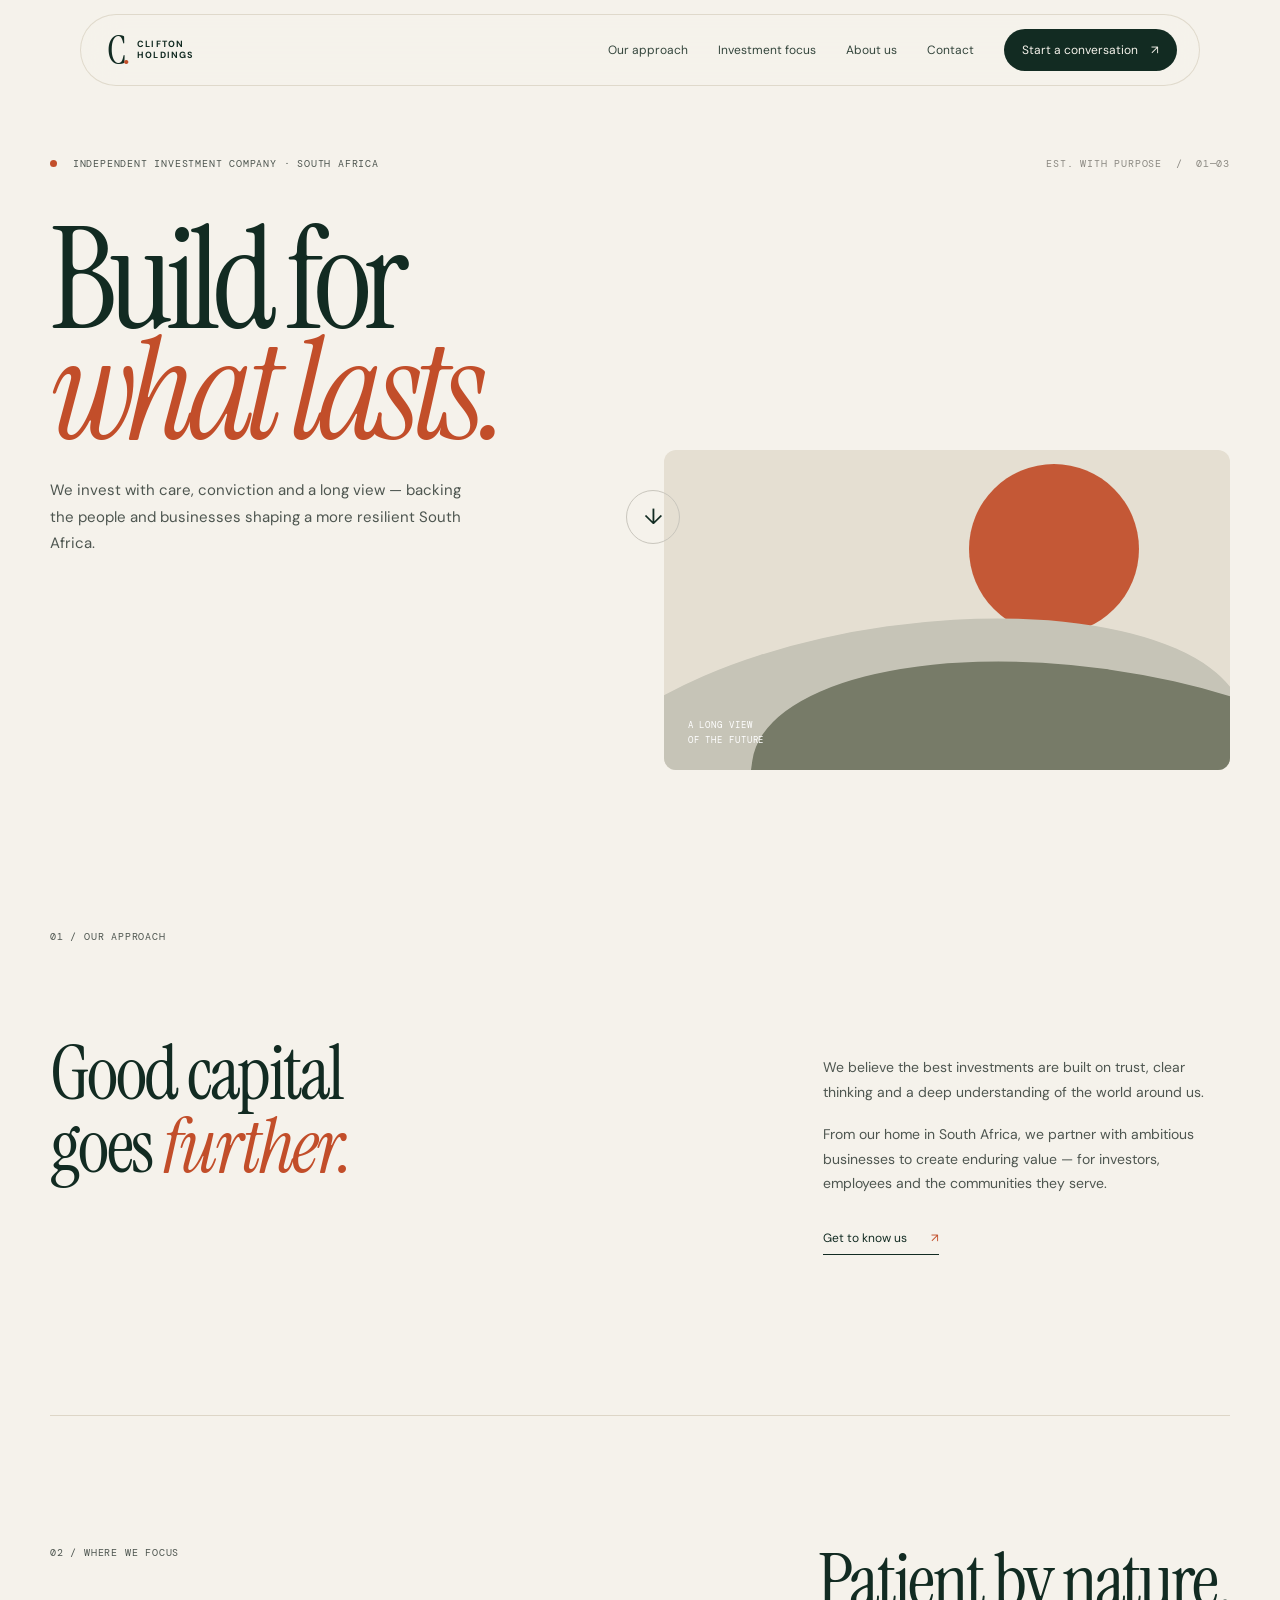
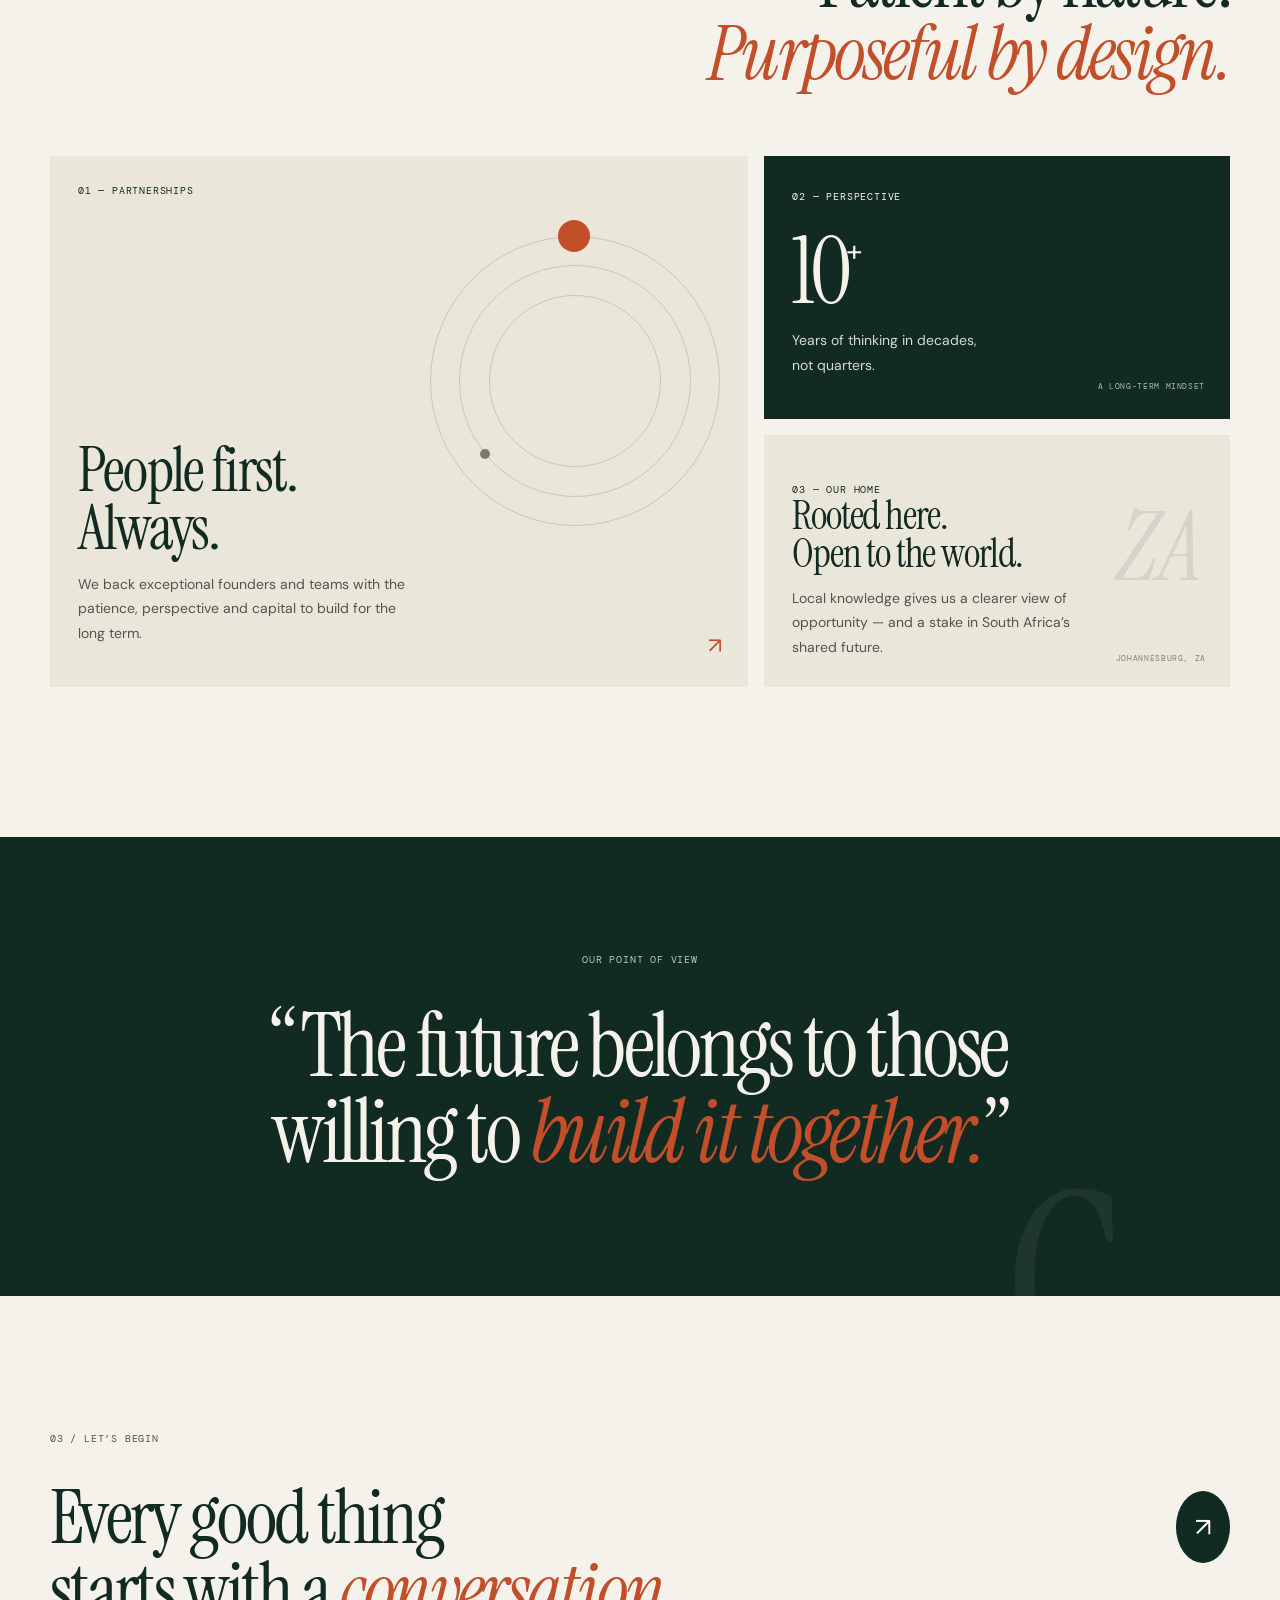
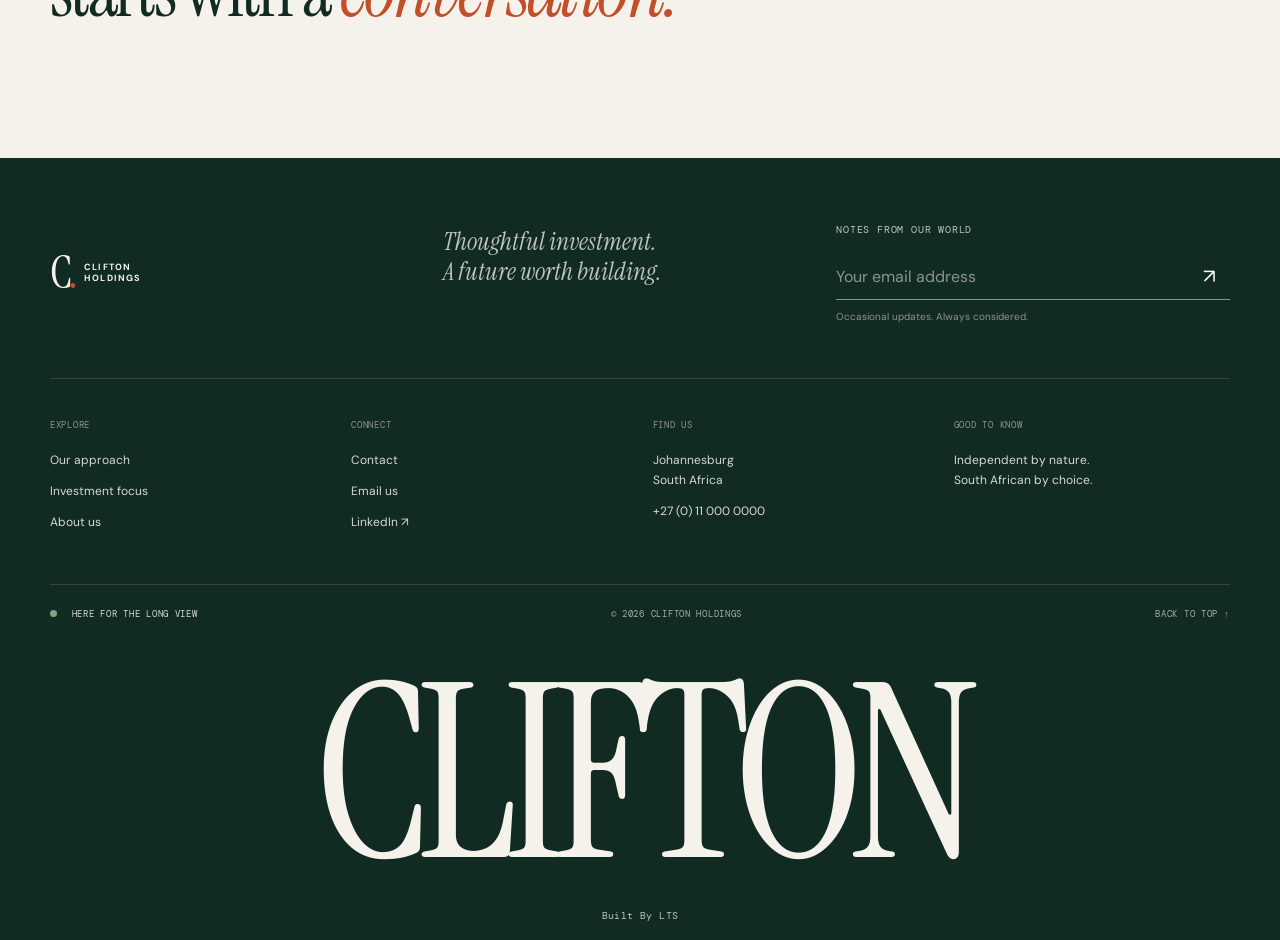
<file: index.html>
<!doctype html>
<html lang="en-ZA">
<head>
  <meta charset="utf-8">
  <meta name="viewport" content="width=device-width, initial-scale=1, viewport-fit=cover">
  <meta name="theme-color" content="#f8f7f4">
  <meta name="description" content="Thoughtful, long-term investing rooted in South Africa. Meet Clifton Holdings.">
  <title>Clifton Holdings — Invest with intention</title>
  <link rel="preconnect" href="https://fonts.googleapis.com">
  <link rel="preconnect" href="https://fonts.gstatic.com" crossorigin>
  <link href="https://fonts.googleapis.com/css2?family=DM+Mono:wght@400;500&family=DM+Sans:wght@400;500;600;700&family=Instrument+Serif:ital@0;1&display=swap" rel="stylesheet">
  <link rel="stylesheet" href="CSS/styles.css">
</head>
<body>
  <a class="skip-link" href="#main">Skip to content</a>
  <header class="site-header">
    <a class="brand" href="index.html" aria-label="Clifton Holdings home"><span class="brand-mark">C<span>.</span></span><span class="brand-name">CLIFTON<br>HOLDINGS</span></a>
    <button class="menu-toggle" type="button" aria-label="Open navigation" aria-expanded="false" aria-controls="site-nav"><span></span><span></span></button>
    <nav class="site-nav" id="site-nav" aria-label="Main navigation">
      <a href="investment-approach.html">Our approach</a><a href="investment-focus.html">Investment focus</a><a href="aboutus.html">About us</a><a href="contact.html">Contact</a>
      <a class="nav-cta" href="contact.html">Start a conversation <span aria-hidden="true">↗</span></a>
      <div class="mobile-contact"><span>JOHANNESBURG · SOUTH AFRICA</span><a href="mailto:hello@cliftonholdings.co.za">hello@cliftonholdings.co.za</a></div>
    </nav>
  </header>

  <main id="main">
    <section class="hero page-wrap" aria-labelledby="hero-title">
      <div class="hero-top"><span class="eyebrow"><i></i> INDEPENDENT INVESTMENT COMPANY · SOUTH AFRICA</span><span class="hero-index">EST. WITH PURPOSE&nbsp; / &nbsp;01—03</span></div>
      <h1 id="hero-title">Build for<br><em>what lasts.</em></h1>
      <div class="hero-bottom"><p>We invest with care, conviction and a long view — backing the people and businesses shaping a more resilient South Africa.</p><a class="round-link" href="#approach" aria-label="Explore our approach">↓</a></div>
      <div class="hero-art" aria-label="Abstract illustration of a rising sun over a landscape"><div class="sun"></div><div class="hill hill-back"></div><div class="hill hill-front"></div><span class="art-note">A LONG VIEW<br>OF THE FUTURE</span></div>
    </section>

    <section class="intro page-wrap reveal" id="approach">
      <span class="eyebrow">01 / OUR APPROACH</span><h2>Good capital<br>goes <em>further.</em></h2>
      <div class="intro-copy"><p>We believe the best investments are built on trust, clear thinking and a deep understanding of the world around us.</p><p>From our home in South Africa, we partner with ambitious businesses to create enduring value — for investors, employees and the communities they serve.</p><a class="text-link" href="aboutus.html">Get to know us <span>↗</span></a></div>
    </section>

    <section class="focus page-wrap" id="focus" aria-labelledby="focus-title">
      <div class="section-heading reveal"><span class="eyebrow">02 / WHERE WE FOCUS</span><h2 id="focus-title">Patient by nature.<br><em>Purposeful by design.</em></h2></div>
      <div class="bento">
        <article class="bento-card card-large reveal"><span class="card-number">01 — PARTNERSHIPS</span><div class="orbit" aria-hidden="true"><span></span><i></i></div><div><h3>People first.<br>Always.</h3><p>We back exceptional founders and teams with the patience, perspective and capital to build for the long term.</p></div><a href="aboutus.html" aria-label="Learn about our partnerships">↗</a></article>
        <article class="bento-card card-small reveal"><span class="card-number">02 — PERSPECTIVE</span><div class="big-number">10<span>+</span></div><p>Years of thinking in decades, not quarters.</p><span class="fine-print">A LONG-TERM MINDSET</span></article>
        <article class="bento-card card-wide reveal"><span class="card-number">03 — OUR HOME</span><div class="map-mark" aria-hidden="true">ZA</div><div><h3>Rooted here.<br>Open to the world.</h3><p>Local knowledge gives us a clearer view of opportunity — and a stake in South Africa’s shared future.</p></div><span class="location-tag">JOHANNESBURG, ZA</span></article>
      </div>
    </section>

    <section class="statement reveal"><span class="eyebrow">OUR POINT OF VIEW</span><p>“The future belongs to those willing to <em>build it together.</em>”</p><span class="statement-mark">C.</span></section>
    <section class="contact-band page-wrap reveal"><div><span class="eyebrow">03 / LET’S BEGIN</span><h2>Every good thing<br>starts with a <em>conversation.</em></h2></div><a class="round-link dark" href="contact.html" aria-label="Contact Clifton Holdings">↗</a></section>
  </main>

  <footer class="site-footer">
    <div class="footer-top"><a class="brand footer-brand" href="index.html"><span class="brand-mark">C<span>.</span></span><span class="brand-name">CLIFTON<br>HOLDINGS</span></a><p>Thoughtful investment.<br>A future worth building.</p><form class="newsletter" action="mailto:hello@cliftonholdings.co.za" method="get"><label for="newsletter-email">NOTES FROM OUR WORLD</label><div><input id="newsletter-email" name="email" type="email" placeholder="Your email address" autocomplete="email"><button aria-label="Subscribe to updates" type="submit">↗</button></div><small>Occasional updates. Always considered.</small></form></div>
    <div class="footer-links"><div><span>EXPLORE</span><a href="investment-approach.html">Our approach</a><a href="investment-focus.html">Investment focus</a><a href="aboutus.html">About us</a></div><div><span>CONNECT</span><a href="contact.html">Contact</a><a href="mailto:hello@cliftonholdings.co.za">Email us</a><a href="https://www.linkedin.com/" target="_blank" rel="noreferrer">LinkedIn ↗</a></div><div><span>FIND US</span><p>Johannesburg<br>South Africa</p><a href="tel:+27110000000">+27 (0) 11 000 0000</a></div><div><span>GOOD TO KNOW</span><p>Independent by nature.<br>South African by choice.</p></div></div>
    <div class="footer-bottom"><span class="status"><i></i> HERE FOR THE LONG VIEW</span><span>© 2026 CLIFTON HOLDINGS</span><a href="#main">BACK TO TOP ↑</a></div>
    <div class="wordmark" aria-hidden="true">CLIFTON</div><a class="built-by" href="https://linetechsoftwares.co.za/#contact" target="_blank" rel="noopener noreferrer">Built By LTS</a>
  </footer>
  <script src="JS/script.js" defer></script>
</body>
</html>
</file>
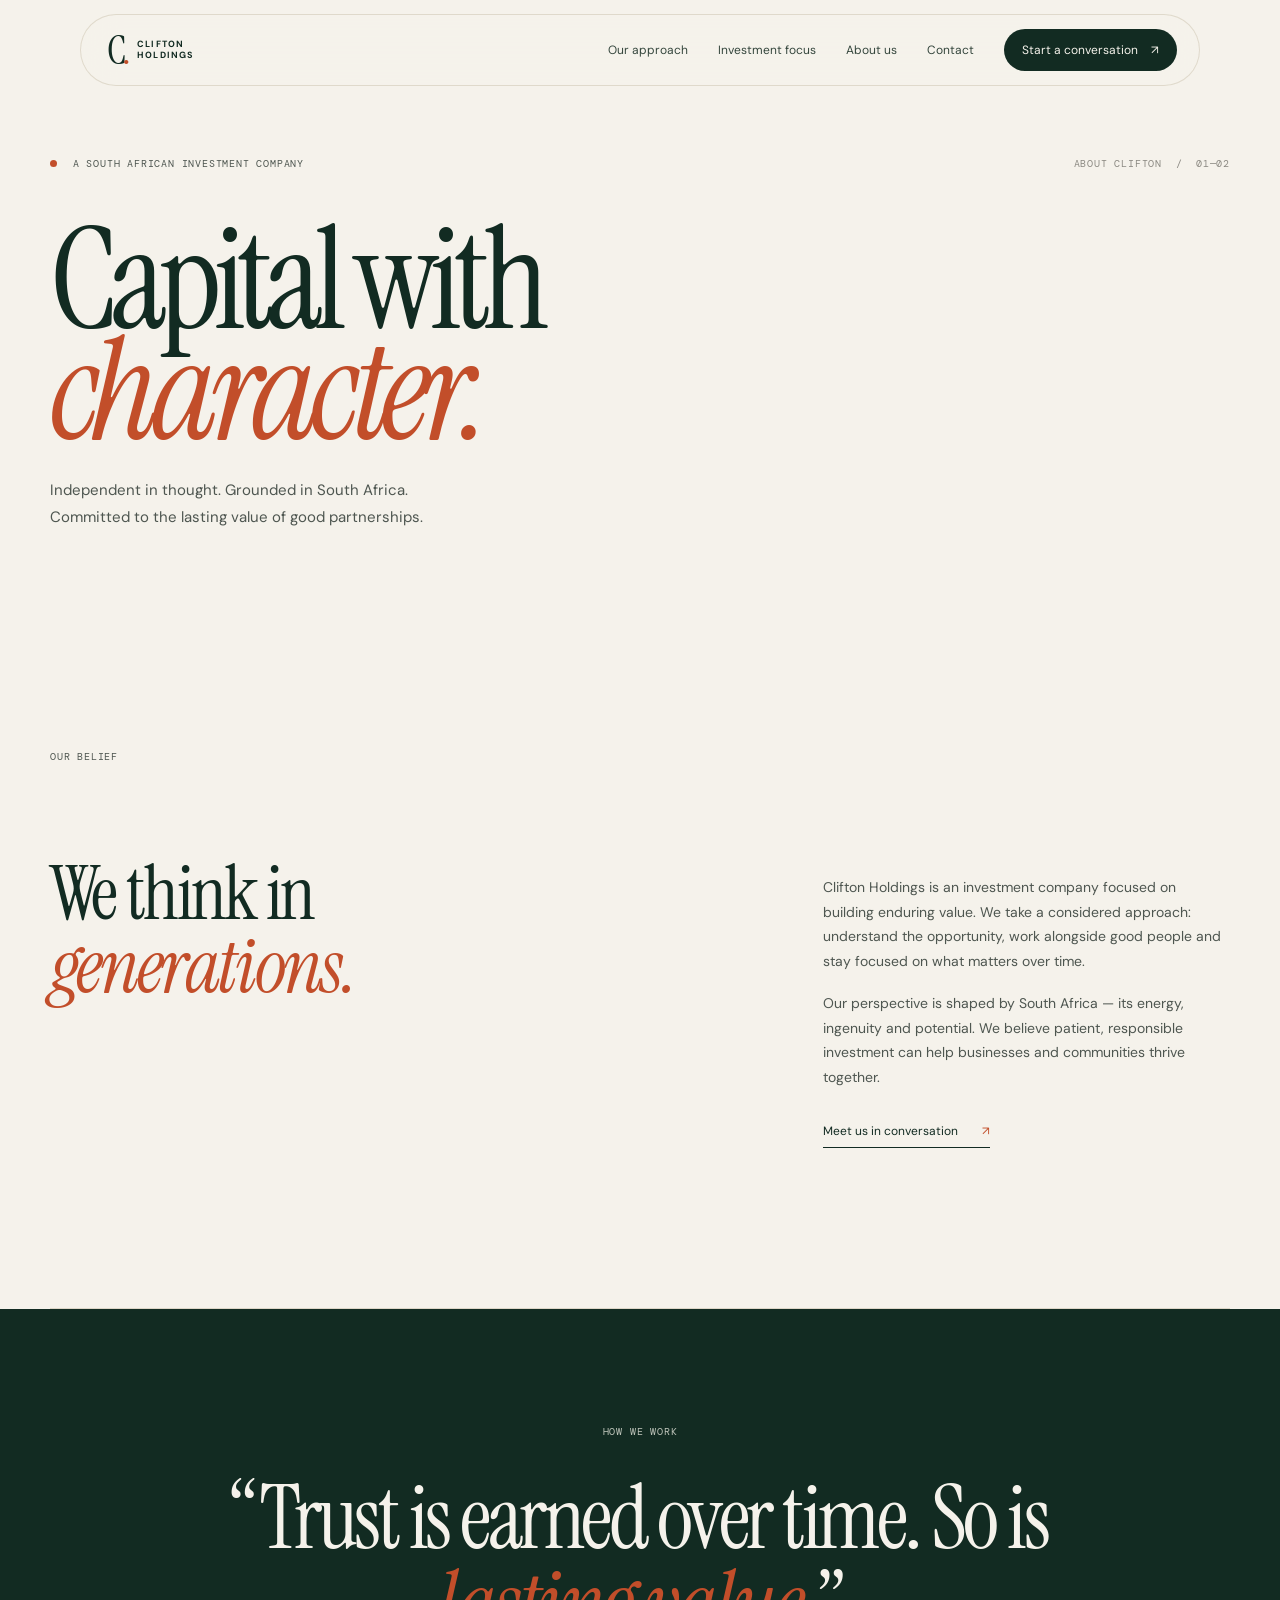
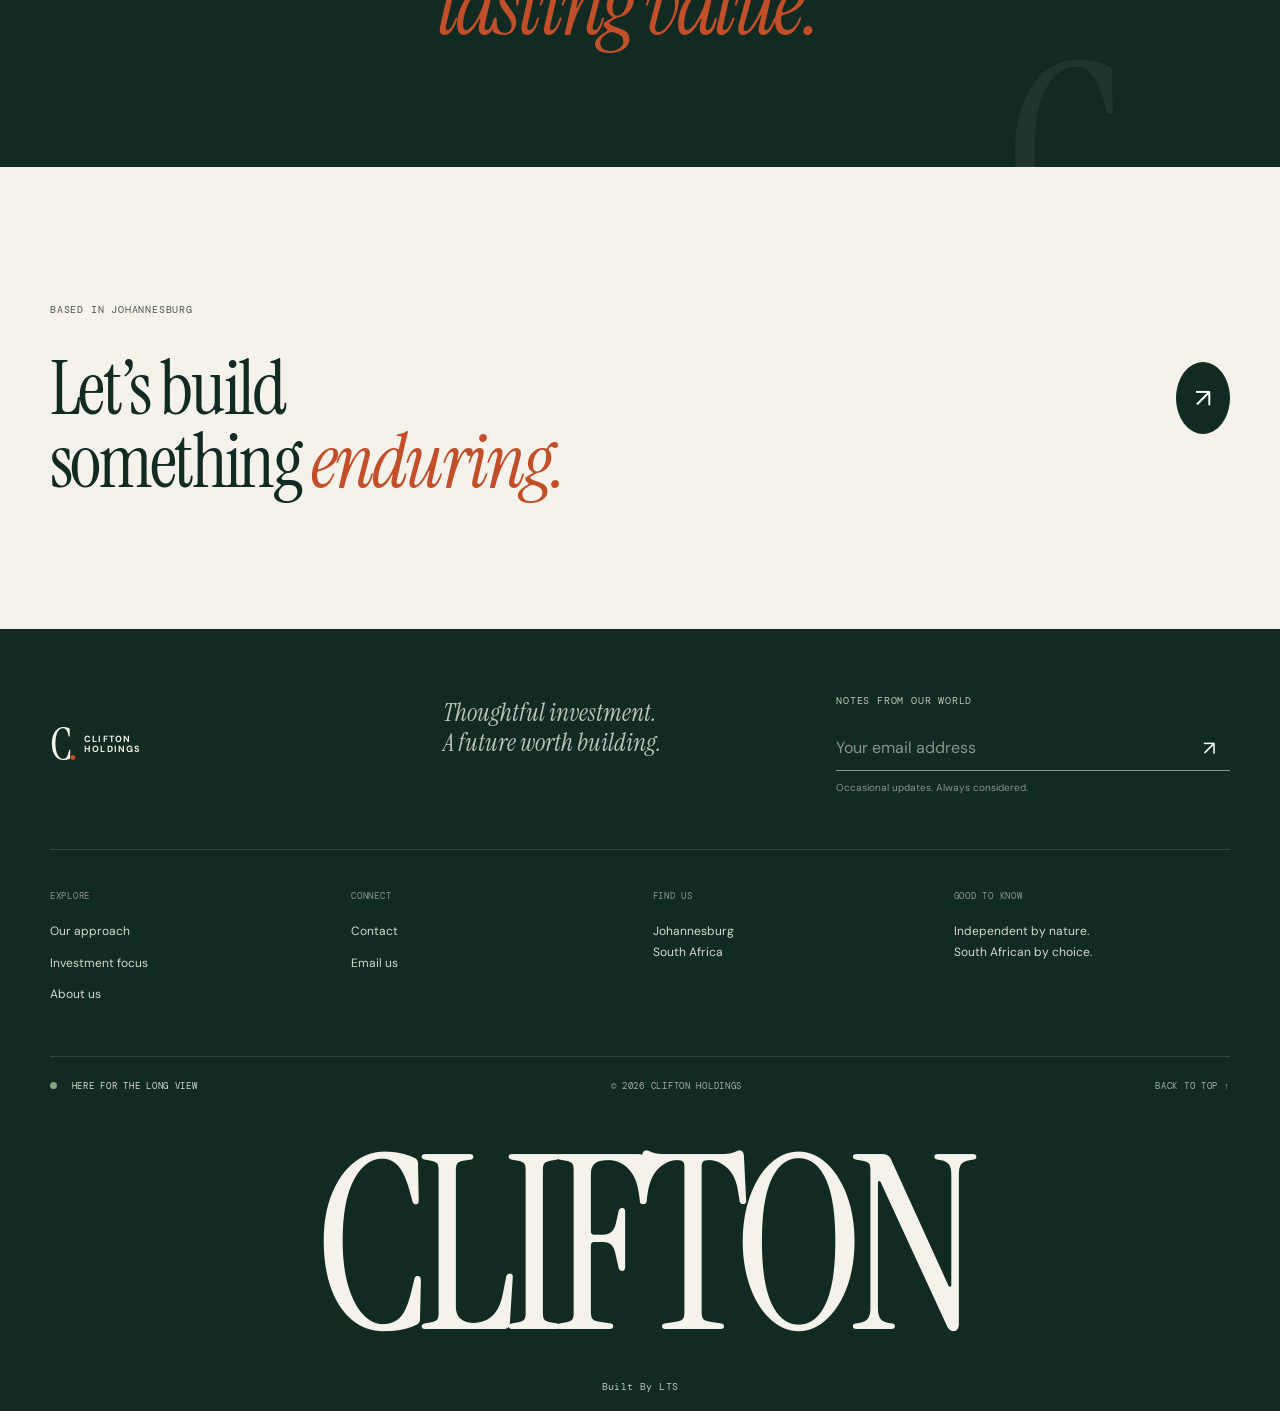
<file: aboutus.html>
<!doctype html>
<html lang="en-ZA">
<head><meta charset="utf-8"><meta name="viewport" content="width=device-width, initial-scale=1, viewport-fit=cover"><meta name="theme-color" content="#f8f7f4"><meta name="description" content="Learn about Clifton Holdings and our long-term investment approach."><title>About us — Clifton Holdings</title><link rel="preconnect" href="https://fonts.googleapis.com"><link rel="preconnect" href="https://fonts.gstatic.com" crossorigin><link href="https://fonts.googleapis.com/css2?family=DM+Mono:wght@400;500&family=DM+Sans:wght@400;500;600;700&family=Instrument+Serif:ital@0;1&display=swap" rel="stylesheet"><link rel="stylesheet" href="CSS/styles.css"></head>
<body><a class="skip-link" href="#main">Skip to content</a><header class="site-header"><a class="brand" href="index.html" aria-label="Clifton Holdings home"><span class="brand-mark">C<span>.</span></span><span class="brand-name">CLIFTON<br>HOLDINGS</span></a><button class="menu-toggle" type="button" aria-label="Open navigation" aria-expanded="false" aria-controls="site-nav"><span></span><span></span></button><nav class="site-nav" id="site-nav" aria-label="Main navigation"><a href="investment-approach.html">Our approach</a><a href="investment-focus.html">Investment focus</a><a href="aboutus.html" aria-current="page">About us</a><a href="contact.html">Contact</a><a class="nav-cta" href="contact.html">Start a conversation <span>↗</span></a><div class="mobile-contact"><span>JOHANNESBURG · SOUTH AFRICA</span><a href="mailto:hello@cliftonholdings.co.za">hello@cliftonholdings.co.za</a></div></nav></header>
<main id="main"><section class="hero page-wrap" style="min-height:600px"><div class="hero-top"><span class="eyebrow"><i></i> A SOUTH AFRICAN INVESTMENT COMPANY</span><span class="hero-index">ABOUT CLIFTON&nbsp; / &nbsp;01—02</span></div><h1>Capital with<br><em>character.</em></h1><div class="hero-bottom"><p>Independent in thought. Grounded in South Africa. Committed to the lasting value of good partnerships.</p></div></section><section class="intro page-wrap reveal" id="approach"><span class="eyebrow">OUR BELIEF</span><h2>We think in<br><em>generations.</em></h2><div class="intro-copy"><p>Clifton Holdings is an investment company focused on building enduring value. We take a considered approach: understand the opportunity, work alongside good people and stay focused on what matters over time.</p><p>Our perspective is shaped by South Africa — its energy, ingenuity and potential. We believe patient, responsible investment can help businesses and communities thrive together.</p><a class="text-link" href="contact.html">Meet us in conversation <span>↗</span></a></div></section><section class="statement reveal"><span class="eyebrow">HOW WE WORK</span><p>“Trust is earned over time. So is <em>lasting value.</em>”</p><span class="statement-mark">C.</span></section><section class="contact-band page-wrap reveal"><div><span class="eyebrow">BASED IN JOHANNESBURG</span><h2>Let’s build<br>something <em>enduring.</em></h2></div><a class="round-link dark" href="contact.html" aria-label="Contact Clifton Holdings">↗</a></section></main>
<footer class="site-footer"><div class="footer-top"><a class="brand footer-brand" href="index.html"><span class="brand-mark">C<span>.</span></span><span class="brand-name">CLIFTON<br>HOLDINGS</span></a><p>Thoughtful investment.<br>A future worth building.</p><form class="newsletter" action="mailto:hello@cliftonholdings.co.za" method="get"><label for="newsletter-email">NOTES FROM OUR WORLD</label><div><input id="newsletter-email" name="email" type="email" placeholder="Your email address" autocomplete="email"><button aria-label="Subscribe to updates" type="submit">↗</button></div><small>Occasional updates. Always considered.</small></form></div><div class="footer-links"><div><span>EXPLORE</span><a href="investment-approach.html">Our approach</a><a href="investment-focus.html">Investment focus</a><a href="aboutus.html">About us</a></div><div><span>CONNECT</span><a href="contact.html">Contact</a><a href="mailto:hello@cliftonholdings.co.za">Email us</a></div><div><span>FIND US</span><p>Johannesburg<br>South Africa</p></div><div><span>GOOD TO KNOW</span><p>Independent by nature.<br>South African by choice.</p></div></div><div class="footer-bottom"><span class="status"><i></i> HERE FOR THE LONG VIEW</span><span>© 2026 CLIFTON HOLDINGS</span><a href="#main">BACK TO TOP ↑</a></div><div class="wordmark" aria-hidden="true">CLIFTON</div><a class="built-by" href="https://linetechsoftwares.co.za/#contact" target="_blank" rel="noopener noreferrer">Built By LTS</a></footer><script src="JS/script.js" defer></script></body></html>
</file>
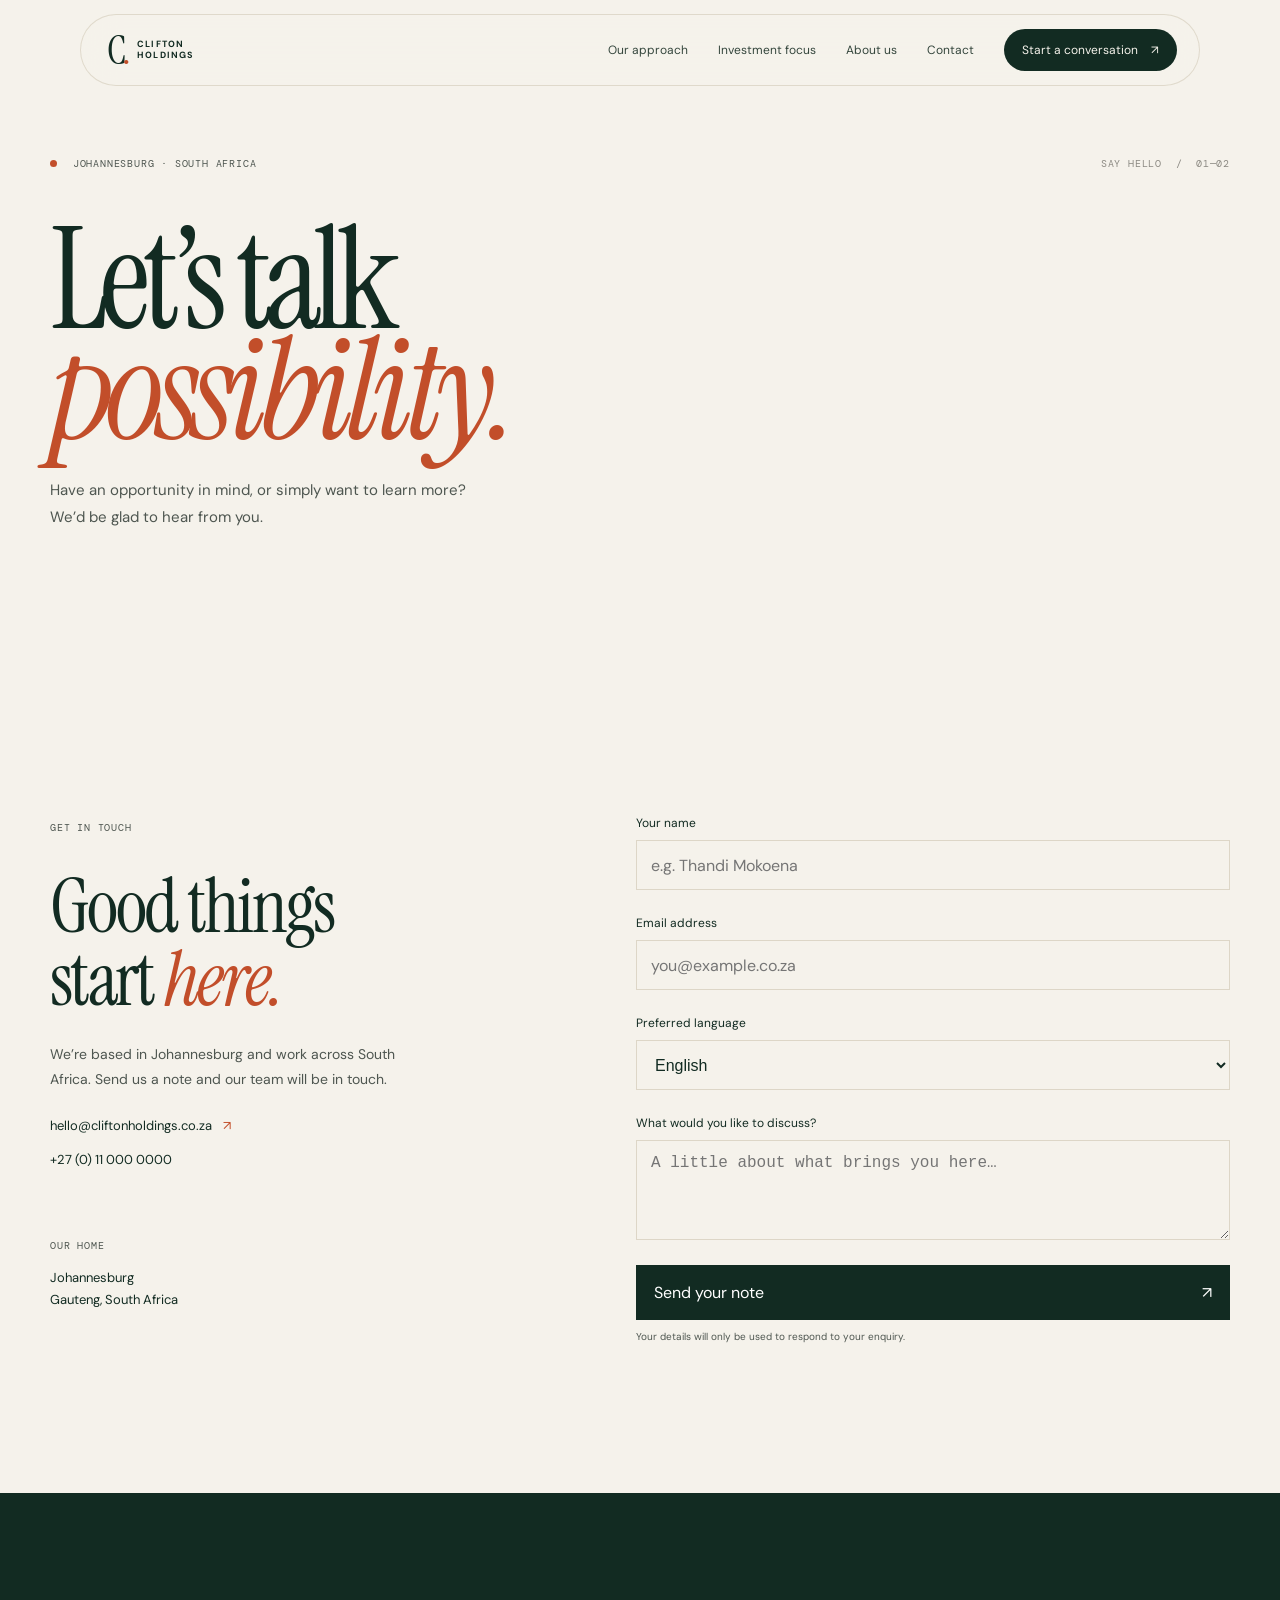
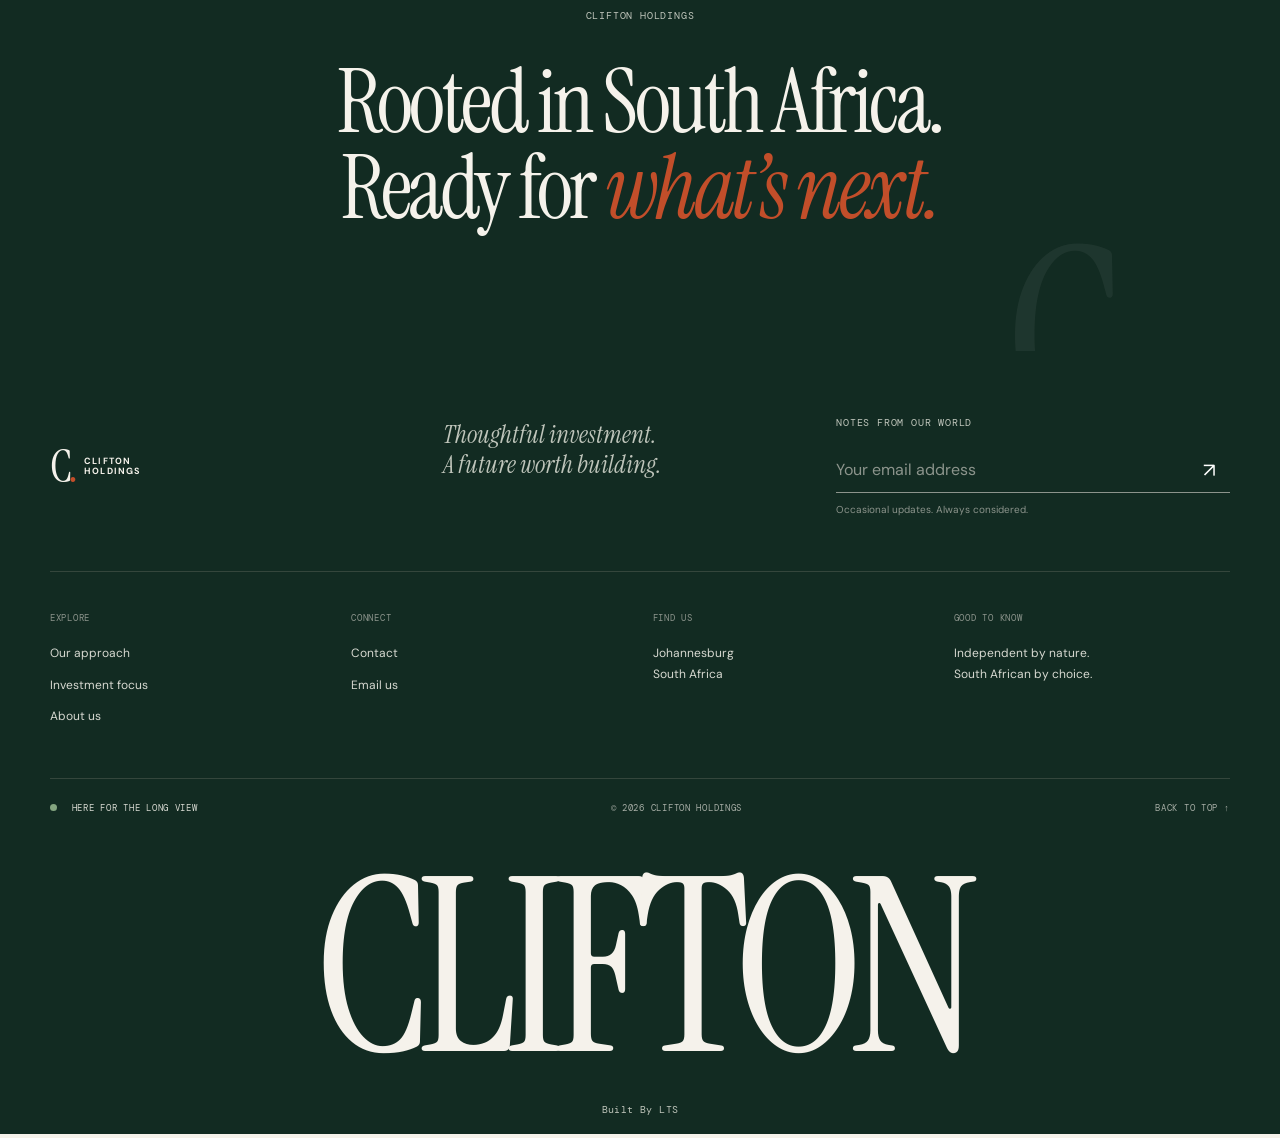
<file: contact.html>
<!doctype html>
<html lang="en-ZA">
<head><meta charset="utf-8"><meta name="viewport" content="width=device-width, initial-scale=1, viewport-fit=cover"><meta name="theme-color" content="#f8f7f4"><meta name="description" content="Get in touch with Clifton Holdings in Johannesburg, South Africa."><title>Contact — Clifton Holdings</title><link rel="preconnect" href="https://fonts.googleapis.com"><link rel="preconnect" href="https://fonts.gstatic.com" crossorigin><link href="https://fonts.googleapis.com/css2?family=DM+Mono:wght@400;500&family=DM+Sans:wght@400;500;600;700&family=Instrument+Serif:ital@0;1&display=swap" rel="stylesheet"><link rel="stylesheet" href="CSS/styles.css"></head>
<body><a class="skip-link" href="#main">Skip to content</a><header class="site-header"><a class="brand" href="index.html" aria-label="Clifton Holdings home"><span class="brand-mark">C<span>.</span></span><span class="brand-name">CLIFTON<br>HOLDINGS</span></a><button class="menu-toggle" type="button" aria-label="Open navigation" aria-expanded="false" aria-controls="site-nav"><span></span><span></span></button><nav class="site-nav" id="site-nav" aria-label="Main navigation"><a href="investment-approach.html">Our approach</a><a href="investment-focus.html">Investment focus</a><a href="aboutus.html">About us</a><a href="contact.html" aria-current="page">Contact</a><a class="nav-cta" href="#contact-form">Start a conversation <span>↗</span></a><div class="mobile-contact"><span>JOHANNESBURG · SOUTH AFRICA</span><a href="mailto:hello@cliftonholdings.co.za">hello@cliftonholdings.co.za</a></div></nav></header>
<main id="main"><section class="hero page-wrap contact-hero"><div class="hero-top"><span class="eyebrow"><i></i> JOHANNESBURG · SOUTH AFRICA</span><span class="hero-index">SAY HELLO&nbsp; / &nbsp;01—02</span></div><h1>Let’s talk<br><em>possibility.</em></h1><div class="hero-bottom"><p>Have an opportunity in mind, or simply want to learn more? We’d be glad to hear from you.</p></div></section><section class="contact-layout page-wrap reveal" id="contact-form"><div class="contact-details"><span class="eyebrow">GET IN TOUCH</span><h2>Good things<br>start <em>here.</em></h2><p>We’re based in Johannesburg and work across South Africa. Send us a note and our team will be in touch.</p><a href="mailto:hello@cliftonholdings.co.za">hello@cliftonholdings.co.za <span>↗</span></a><a href="tel:+27110000000">+27 (0) 11 000 0000</a><div class="contact-place"><span class="eyebrow">OUR HOME</span><p>Johannesburg<br>Gauteng, South Africa</p></div></div><form class="contact-form" action="mailto:hello@cliftonholdings.co.za" method="post" enctype="text/plain"><label for="name">Your name</label><input id="name" name="name" autocomplete="name" placeholder="e.g. Thandi Mokoena" required><label for="email">Email address</label><input id="email" name="email" type="email" autocomplete="email" placeholder="you@example.co.za" required><label for="language">Preferred language</label><select id="language" name="language"><option>English</option><option>isiZulu</option><option>isiXhosa</option><option>Afrikaans</option><option>Sesotho</option><option>Setswana</option><option>Sepedi</option><option>siSwati</option><option>Tshivenda</option><option>isiNdebele</option><option>Other</option></select><label for="message">What would you like to discuss?</label><textarea id="message" name="message" rows="4" placeholder="A little about what brings you here…" required></textarea><button class="form-submit" type="submit">Send your note <span>↗</span></button><p class="form-note">Your details will only be used to respond to your enquiry.</p></form></section><section class="statement reveal"><span class="eyebrow">CLIFTON HOLDINGS</span><p>Rooted in South Africa.<br>Ready for <em>what’s next.</em></p><span class="statement-mark">C.</span></section></main>
<footer class="site-footer"><div class="footer-top"><a class="brand footer-brand" href="index.html"><span class="brand-mark">C<span>.</span></span><span class="brand-name">CLIFTON<br>HOLDINGS</span></a><p>Thoughtful investment.<br>A future worth building.</p><form class="newsletter" action="mailto:hello@cliftonholdings.co.za" method="get"><label for="newsletter-email">NOTES FROM OUR WORLD</label><div><input id="newsletter-email" name="email" type="email" placeholder="Your email address" autocomplete="email"><button aria-label="Subscribe to updates" type="submit">↗</button></div><small>Occasional updates. Always considered.</small></form></div><div class="footer-links"><div><span>EXPLORE</span><a href="investment-approach.html">Our approach</a><a href="investment-focus.html">Investment focus</a><a href="aboutus.html">About us</a></div><div><span>CONNECT</span><a href="contact.html">Contact</a><a href="mailto:hello@cliftonholdings.co.za">Email us</a></div><div><span>FIND US</span><p>Johannesburg<br>South Africa</p></div><div><span>GOOD TO KNOW</span><p>Independent by nature.<br>South African by choice.</p></div></div><div class="footer-bottom"><span class="status"><i></i> HERE FOR THE LONG VIEW</span><span>© 2026 CLIFTON HOLDINGS</span><a href="#main">BACK TO TOP ↑</a></div><div class="wordmark" aria-hidden="true">CLIFTON</div><a class="built-by" href="https://linetechsoftwares.co.za/#contact" target="_blank" rel="noopener noreferrer">Built By LTS</a></footer><script src="JS/script.js" defer></script></body></html>
</file>
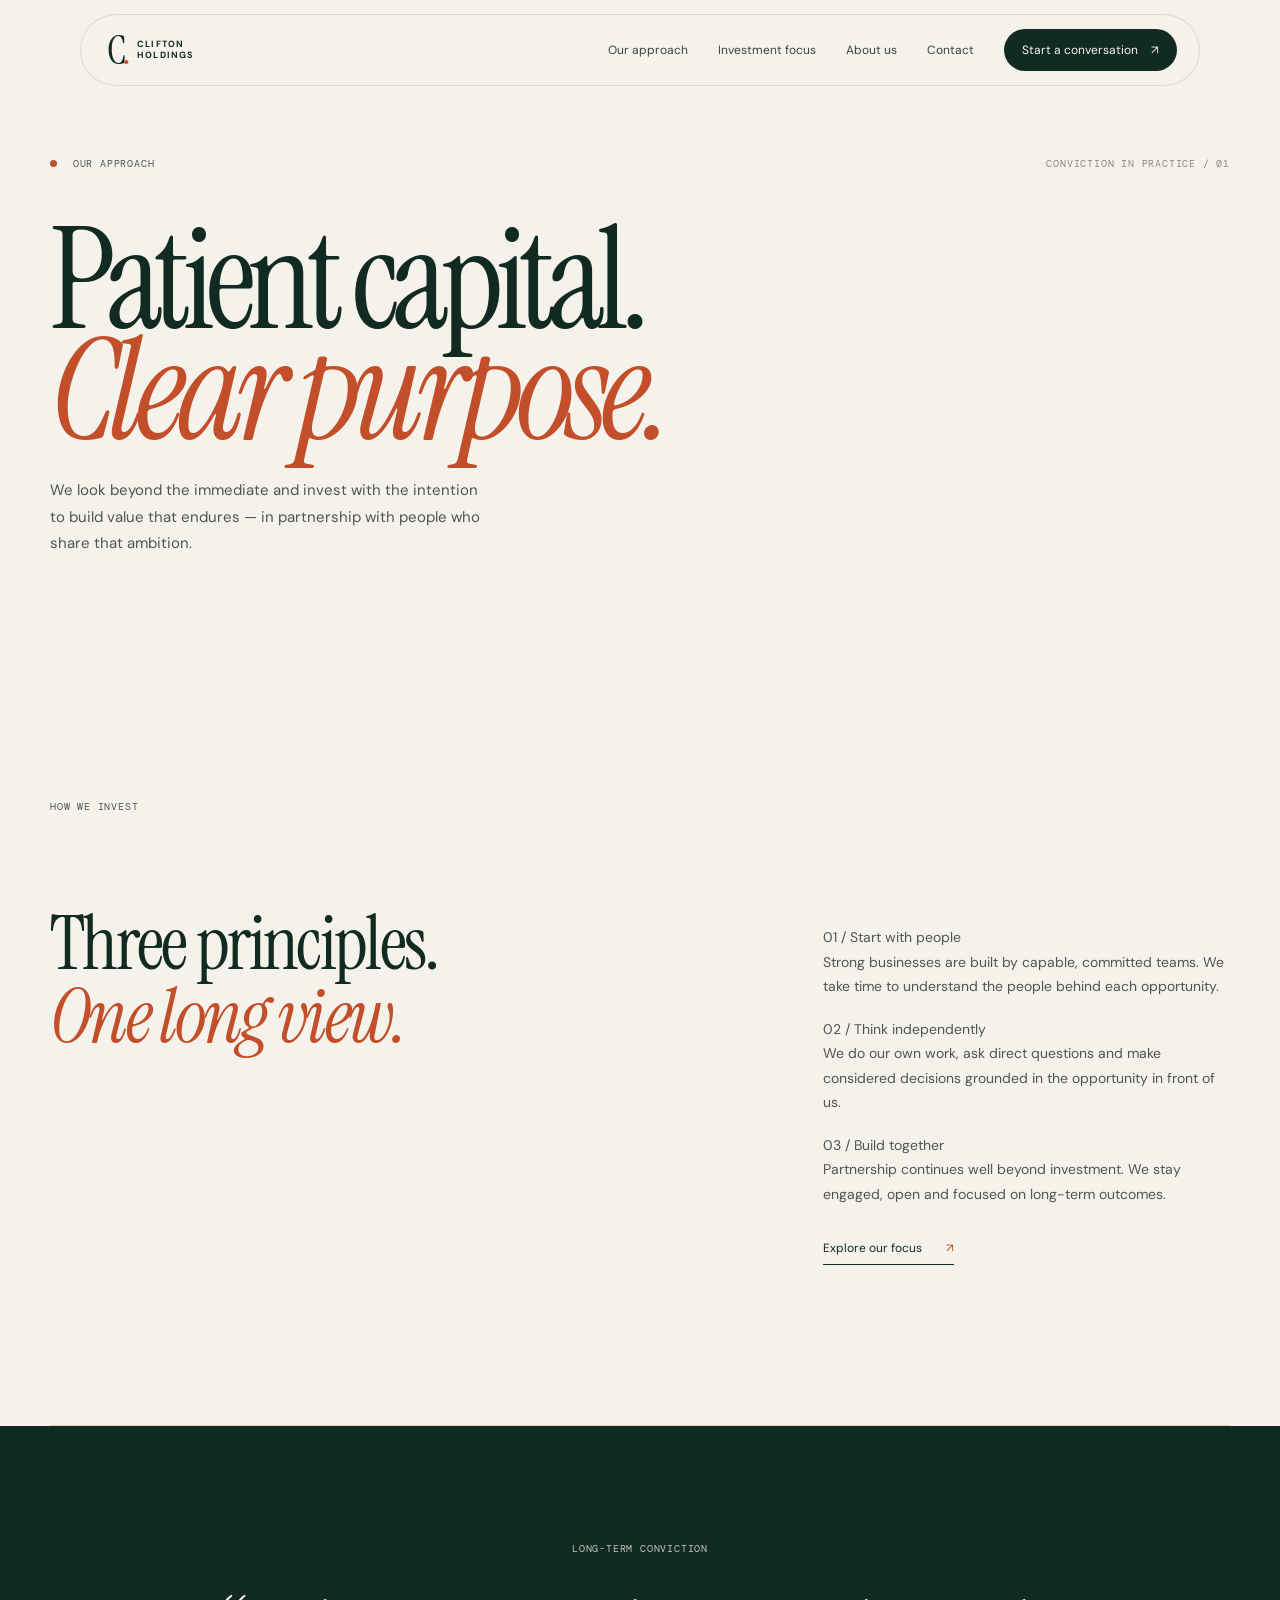
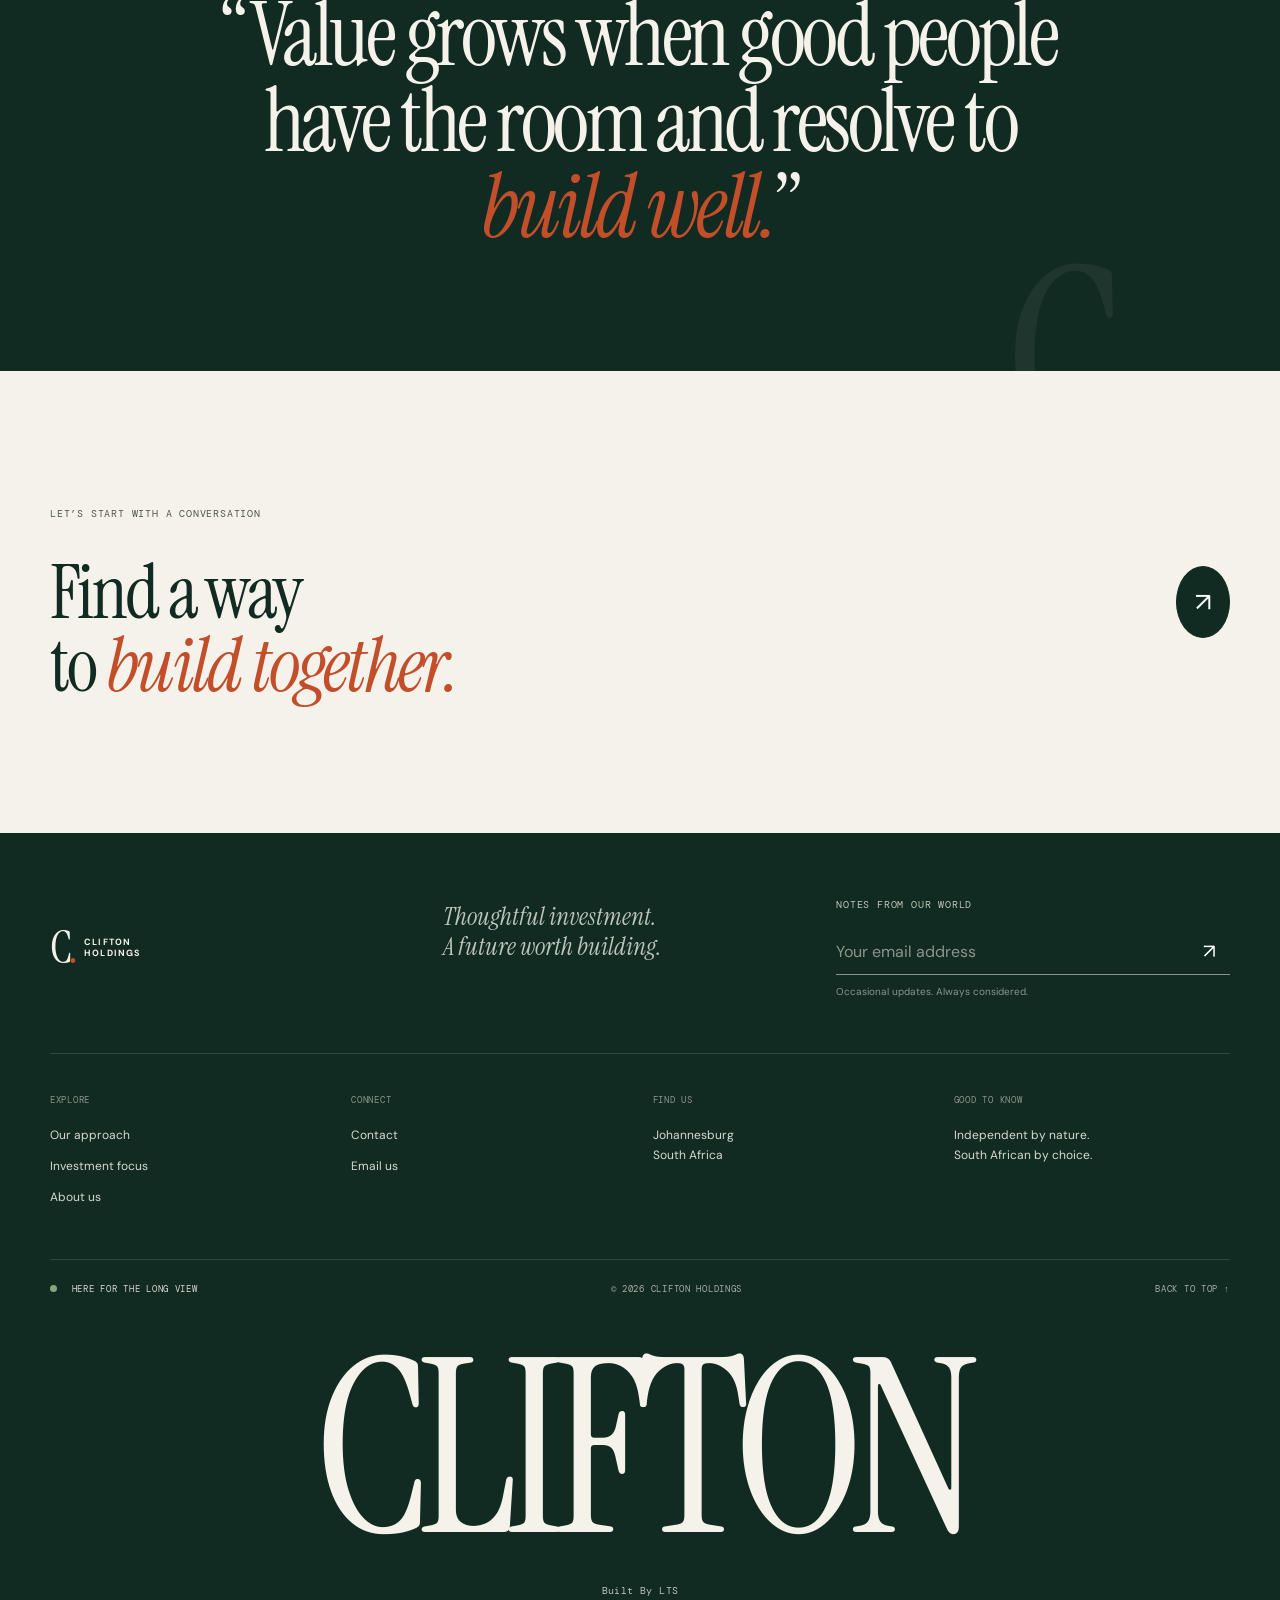
<file: investment-approach.html>
<!doctype html>
<html lang="en-ZA"><head><meta charset="utf-8"><meta name="viewport" content="width=device-width, initial-scale=1, viewport-fit=cover"><meta name="theme-color" content="#f5f2eb"><meta name="description" content="Our considered, long-term approach to investing and building value in South Africa."><title>Our approach — Clifton Holdings</title><link rel="preconnect" href="https://fonts.googleapis.com"><link rel="preconnect" href="https://fonts.gstatic.com" crossorigin><link href="https://fonts.googleapis.com/css2?family=DM+Mono:wght@400;500&family=DM+Sans:wght@400;500;600;700&family=Instrument+Serif:ital@0;1&display=swap" rel="stylesheet"><link rel="stylesheet" href="CSS/styles.css"></head><body><a class="skip-link" href="#main">Skip to content</a><header class="site-header"><a class="brand" href="index.html" aria-label="Clifton Holdings home"><span class="brand-mark">C<span>.</span></span><span class="brand-name">CLIFTON<br>HOLDINGS</span></a><button class="menu-toggle" type="button" aria-label="Open navigation" aria-expanded="false" aria-controls="site-nav"><span></span><span></span></button><nav class="site-nav" id="site-nav" aria-label="Main navigation"><a href="investment-approach.html" aria-current="page">Our approach</a><a href="investment-focus.html">Investment focus</a><a href="aboutus.html">About us</a><a href="contact.html">Contact</a><a class="nav-cta" href="contact.html">Start a conversation <span>↗</span></a><div class="mobile-contact"><span>JOHANNESBURG · SOUTH AFRICA</span><a href="mailto:hello@cliftonholdings.co.za">hello@cliftonholdings.co.za</a></div></nav></header><main id="main"><section class="hero page-wrap" style="min-height:650px"><div class="hero-top"><span class="eyebrow"><i></i> OUR APPROACH</span><span class="hero-index">CONVICTION IN PRACTICE / 01</span></div><h1>Patient capital.<br><em>Clear purpose.</em></h1><div class="hero-bottom"><p>We look beyond the immediate and invest with the intention to build value that endures — in partnership with people who share that ambition.</p></div></section><section class="intro page-wrap reveal"><span class="eyebrow">HOW WE INVEST</span><h2>Three principles.<br><em>One long view.</em></h2><div class="intro-copy"><p>01 / Start with people<br>Strong businesses are built by capable, committed teams. We take time to understand the people behind each opportunity.</p><p>02 / Think independently<br>We do our own work, ask direct questions and make considered decisions grounded in the opportunity in front of us.</p><p>03 / Build together<br>Partnership continues well beyond investment. We stay engaged, open and focused on long-term outcomes.</p><a class="text-link" href="investment-focus.html">Explore our focus <span>↗</span></a></div></section><section class="statement reveal"><span class="eyebrow">LONG-TERM CONVICTION</span><p>“Value grows when good people have the room and resolve to <em>build well.</em>”</p><span class="statement-mark">C.</span></section><section class="contact-band page-wrap reveal"><div><span class="eyebrow">LET’S START WITH A CONVERSATION</span><h2>Find a way<br>to <em>build together.</em></h2></div><a class="round-link dark" href="contact.html" aria-label="Contact Clifton Holdings">↗</a></section></main><footer class="site-footer"><div class="footer-top"><a class="brand footer-brand" href="index.html"><span class="brand-mark">C<span>.</span></span><span class="brand-name">CLIFTON<br>HOLDINGS</span></a><p>Thoughtful investment.<br>A future worth building.</p><form class="newsletter" action="mailto:hello@cliftonholdings.co.za" method="get"><label for="newsletter-email">NOTES FROM OUR WORLD</label><div><input id="newsletter-email" name="email" type="email" placeholder="Your email address" autocomplete="email"><button aria-label="Subscribe to updates" type="submit">↗</button></div><small>Occasional updates. Always considered.</small></form></div><div class="footer-links"><div><span>EXPLORE</span><a href="investment-approach.html">Our approach</a><a href="investment-focus.html">Investment focus</a><a href="aboutus.html">About us</a></div><div><span>CONNECT</span><a href="contact.html">Contact</a><a href="mailto:hello@cliftonholdings.co.za">Email us</a></div><div><span>FIND US</span><p>Johannesburg<br>South Africa</p></div><div><span>GOOD TO KNOW</span><p>Independent by nature.<br>South African by choice.</p></div></div><div class="footer-bottom"><span class="status"><i></i> HERE FOR THE LONG VIEW</span><span>© 2026 CLIFTON HOLDINGS</span><a href="#main">BACK TO TOP ↑</a></div><div class="wordmark" aria-hidden="true">CLIFTON</div><a class="built-by" href="https://linetechsoftwares.co.za/#contact" target="_blank" rel="noopener noreferrer">Built By LTS</a></footer><script src="JS/script.js" defer></script></body></html>
</file>
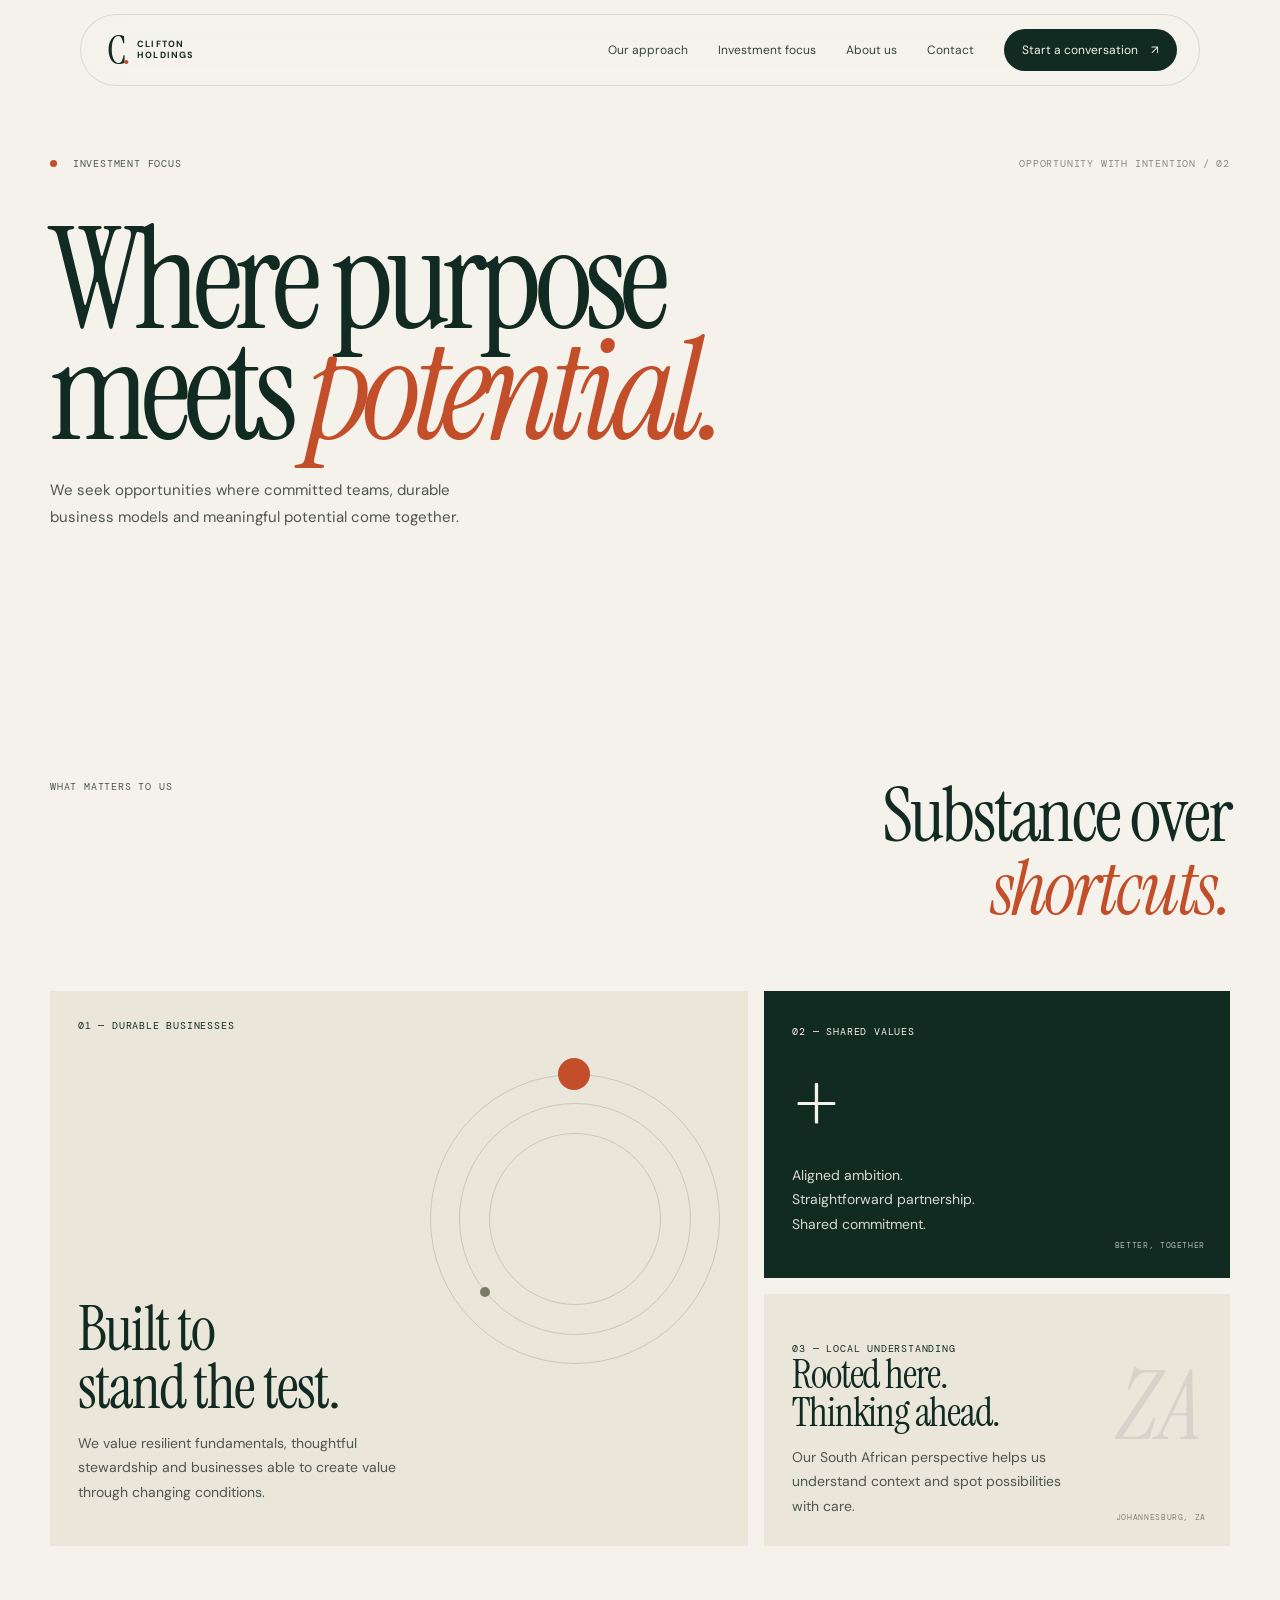
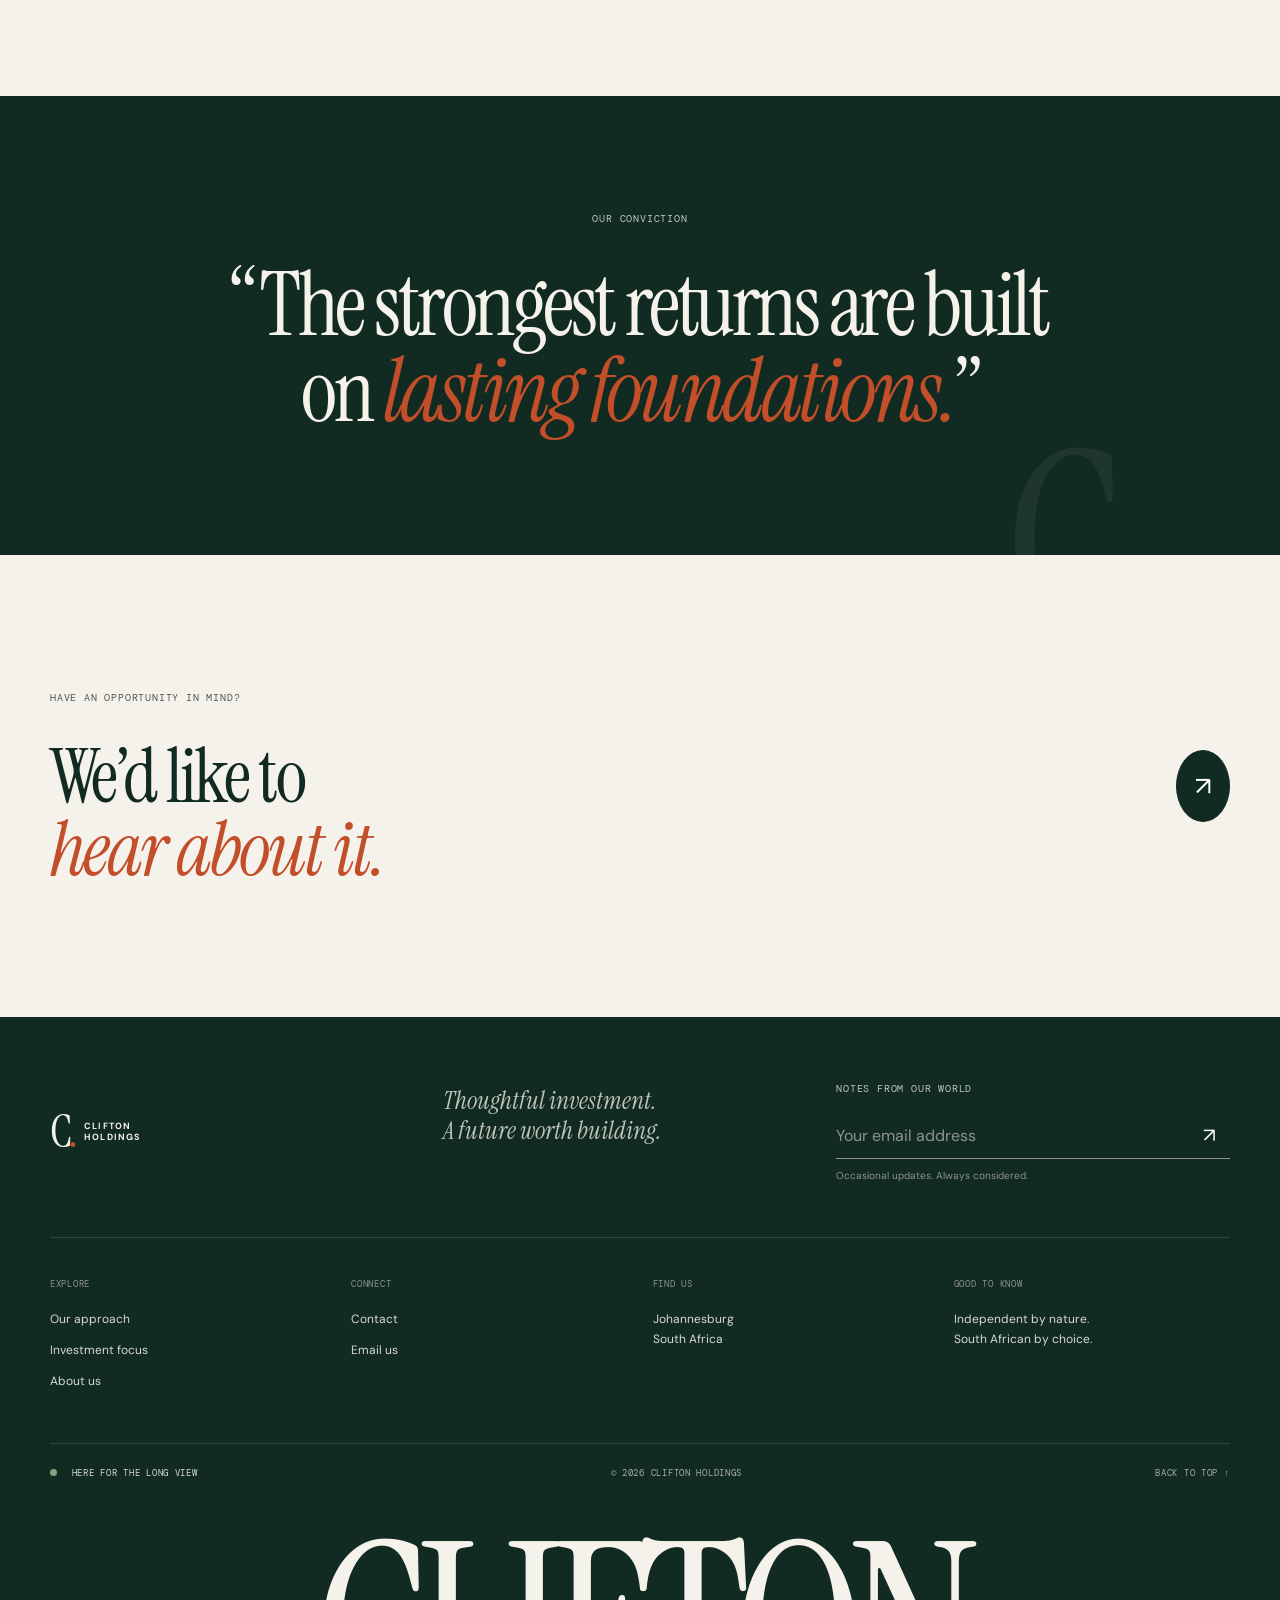
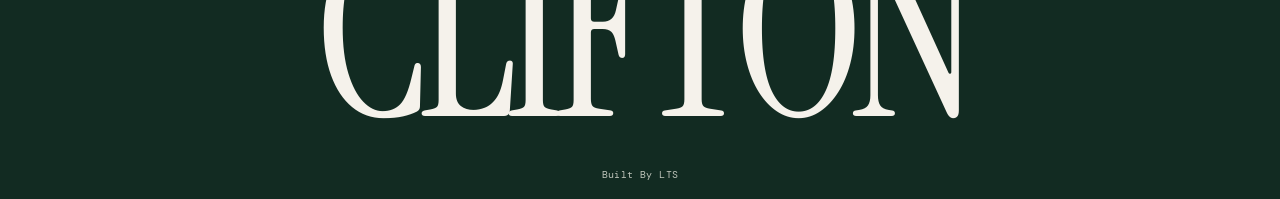
<file: investment-focus.html>
<!doctype html>
<html lang="en-ZA"><head><meta charset="utf-8"><meta name="viewport" content="width=device-width, initial-scale=1, viewport-fit=cover"><meta name="theme-color" content="#f5f2eb"><meta name="description" content="Learn what Clifton Holdings looks for in long-term investment opportunities."><title>Investment focus — Clifton Holdings</title><link rel="preconnect" href="https://fonts.googleapis.com"><link rel="preconnect" href="https://fonts.gstatic.com" crossorigin><link href="https://fonts.googleapis.com/css2?family=DM+Mono:wght@400;500&family=DM+Sans:wght@400;500;600;700&family=Instrument+Serif:ital@0;1&display=swap" rel="stylesheet"><link rel="stylesheet" href="CSS/styles.css"></head><body><a class="skip-link" href="#main">Skip to content</a><header class="site-header"><a class="brand" href="index.html" aria-label="Clifton Holdings home"><span class="brand-mark">C<span>.</span></span><span class="brand-name">CLIFTON<br>HOLDINGS</span></a><button class="menu-toggle" type="button" aria-label="Open navigation" aria-expanded="false" aria-controls="site-nav"><span></span><span></span></button><nav class="site-nav" id="site-nav" aria-label="Main navigation"><a href="investment-approach.html">Our approach</a><a href="investment-focus.html" aria-current="page">Investment focus</a><a href="aboutus.html">About us</a><a href="contact.html">Contact</a><a class="nav-cta" href="contact.html">Start a conversation <span>↗</span></a><div class="mobile-contact"><span>JOHANNESBURG · SOUTH AFRICA</span><a href="mailto:hello@cliftonholdings.co.za">hello@cliftonholdings.co.za</a></div></nav></header><main id="main"><section class="hero page-wrap" style="min-height:650px"><div class="hero-top"><span class="eyebrow"><i></i> INVESTMENT FOCUS</span><span class="hero-index">OPPORTUNITY WITH INTENTION / 02</span></div><h1>Where purpose<br>meets <em>potential.</em></h1><div class="hero-bottom"><p>We seek opportunities where committed teams, durable business models and meaningful potential come together.</p></div></section><section class="focus page-wrap"><div class="section-heading reveal"><span class="eyebrow">WHAT MATTERS TO US</span><h2>Substance over<br><em>shortcuts.</em></h2></div><div class="bento"><article class="bento-card card-large reveal"><span class="card-number">01 — DURABLE BUSINESSES</span><div class="orbit" aria-hidden="true"><span></span><i></i></div><div><h3>Built to<br>stand the test.</h3><p>We value resilient fundamentals, thoughtful stewardship and businesses able to create value through changing conditions.</p></div></article><article class="bento-card card-small reveal"><span class="card-number">02 — SHARED VALUES</span><div class="big-number">+</div><p>Aligned ambition. Straightforward partnership. Shared commitment.</p><span class="fine-print">BETTER, TOGETHER</span></article><article class="bento-card card-wide reveal"><span class="card-number">03 — LOCAL UNDERSTANDING</span><div class="map-mark" aria-hidden="true">ZA</div><div><h3>Rooted here.<br>Thinking ahead.</h3><p>Our South African perspective helps us understand context and spot possibilities with care.</p></div><span class="location-tag">JOHANNESBURG, ZA</span></article></div></section><section class="statement reveal"><span class="eyebrow">OUR CONVICTION</span><p>“The strongest returns are built on <em>lasting foundations.</em>”</p><span class="statement-mark">C.</span></section><section class="contact-band page-wrap reveal"><div><span class="eyebrow">HAVE AN OPPORTUNITY IN MIND?</span><h2>We’d like to<br><em>hear about it.</em></h2></div><a class="round-link dark" href="contact.html" aria-label="Contact Clifton Holdings">↗</a></section></main><footer class="site-footer"><div class="footer-top"><a class="brand footer-brand" href="index.html"><span class="brand-mark">C<span>.</span></span><span class="brand-name">CLIFTON<br>HOLDINGS</span></a><p>Thoughtful investment.<br>A future worth building.</p><form class="newsletter" action="mailto:hello@cliftonholdings.co.za" method="get"><label for="newsletter-email">NOTES FROM OUR WORLD</label><div><input id="newsletter-email" name="email" type="email" placeholder="Your email address" autocomplete="email"><button aria-label="Subscribe to updates" type="submit">↗</button></div><small>Occasional updates. Always considered.</small></form></div><div class="footer-links"><div><span>EXPLORE</span><a href="investment-approach.html">Our approach</a><a href="investment-focus.html">Investment focus</a><a href="aboutus.html">About us</a></div><div><span>CONNECT</span><a href="contact.html">Contact</a><a href="mailto:hello@cliftonholdings.co.za">Email us</a></div><div><span>FIND US</span><p>Johannesburg<br>South Africa</p></div><div><span>GOOD TO KNOW</span><p>Independent by nature.<br>South African by choice.</p></div></div><div class="footer-bottom"><span class="status"><i></i> HERE FOR THE LONG VIEW</span><span>© 2026 CLIFTON HOLDINGS</span><a href="#main">BACK TO TOP ↑</a></div><div class="wordmark" aria-hidden="true">CLIFTON</div><a class="built-by" href="https://linetechsoftwares.co.za/#contact" target="_blank" rel="noopener noreferrer">Built By LTS</a></footer><script src="JS/script.js" defer></script></body></html>
</file>
<file: CSS/styles.css>
:root{--paper:#f5f2eb;--ink:#122b22;--muted:#4e5650;--line:#ddd6c7;--accent:#c24e2a;--serif:'Instrument Serif',Georgia,serif;--sans:'DM Sans',Arial,sans-serif;--mono:'DM Mono',monospace;--wrap:1180px}*{box-sizing:border-box}html{scroll-behavior:smooth;scroll-padding-top:110px}body{margin:0;background:var(--paper);color:var(--ink);font-family:var(--sans);-webkit-font-smoothing:antialiased}a{color:inherit;text-decoration:none}button,input{font:inherit}.skip-link{position:absolute;top:-50px;left:16px;padding:12px;background:var(--ink);color:white;z-index:100}.skip-link:focus{top:12px}.page-wrap{width:min(var(--wrap),calc(100% - 72px));margin-inline:auto}.site-header{position:fixed;z-index:20;top:18px;left:50%;transform:translateX(-50%);width:min(1120px,calc(100% - 48px));height:72px;padding:0 22px 0 26px;border:1px solid rgba(221,214,199,.9);border-radius:999px;background:rgba(245,242,235,.85);backdrop-filter:blur(18px);display:flex;align-items:center;justify-content:space-between}.brand{display:flex;align-items:center;gap:10px}.brand-mark{font-family:var(--serif);font-size:40px;line-height:.8;letter-spacing:-4px}.brand-mark span{color:var(--accent)}.brand-name{font-size:9px;line-height:1.2;letter-spacing:.13em;font-weight:700}.site-nav{display:flex;align-items:center;gap:30px;font-size:12px;color:#34463c}.site-nav>a:not(.nav-cta){transition:color .2s}.site-nav>a:hover{color:var(--accent)}.nav-cta{padding:13px 18px;border-radius:99px;background:var(--ink);color:white;transition:background .2s,transform .2s}.nav-cta:hover{background:var(--accent);transform:translateY(-1px)}.nav-cta span{margin-left:10px}.menu-toggle,.mobile-contact{display:none}.hero{padding-top:157px;min-height:780px;position:relative}.hero-top,.hero-bottom{display:flex;align-items:center;justify-content:space-between}.eyebrow,.hero-index,.card-number,.fine-print,.location-tag,.footer-links>div>span,.newsletter label,.footer-bottom,.status{font:10px var(--mono);letter-spacing:.08em}.eyebrow{color:var(--muted)}.eyebrow i,.status i{display:inline-block;width:7px;height:7px;margin-right:9px;background:var(--accent);border-radius:50%}.hero-index{color:#8b8982}.hero h1{position:relative;z-index:2;margin:55px 0 15px;font:clamp(76px,11vw,148px)/.79 var(--serif);letter-spacing:-.055em}.hero h1 em,h2 em,.statement em{font-weight:400;color:var(--accent)}.hero-bottom{position:relative;z-index:2;max-width:630px}.hero-bottom p{max-width:430px;font-size:15px;line-height:1.75;color:var(--muted)}.round-link{display:grid;place-items:center;flex:0 0 54px;width:54px;height:54px;border:1px solid #c9c6bd;border-radius:50%;font-size:22px;transition:all .25s}.round-link:hover{background:var(--accent);color:white;border-color:var(--accent);transform:rotate(45deg)}.hero-art{position:absolute;right:0;bottom:10px;width:48%;height:320px;overflow:hidden;background:#eae8df}.sun{position:absolute;right:16%;top:14px;width:170px;height:170px;border-radius:50%;background:var(--accent);opacity:.92}.hill{position:absolute;bottom:-135px;width:120%;height:280px;border-radius:50% 50% 0 0}.hill-back{left:-17%;background:#c6c4b7;transform:rotate(-8deg)}.hill-front{left:15%;bottom:-178px;background:#777b68;transform:rotate(8deg)}.art-note{position:absolute;left:24px;bottom:23px;font:9px/1.6 var(--mono);letter-spacing:.1em;color:white}.intro{padding-block:150px 160px;display:grid;grid-template-columns:1fr 1.1fr 1.2fr;gap:30px;align-items:start;border-bottom:1px solid var(--line)}h2{margin:0;font:clamp(43px,6vw,76px)/.96 var(--serif);letter-spacing:-.035em}.intro h2{grid-column:1/3;margin-top:65px}.intro-copy{grid-column:3;grid-row:2;padding-top:68px}.intro-copy p,.bento-card p{color:var(--muted);font-size:14px;line-height:1.75}.intro-copy p+p{margin-top:18px}.text-link{display:inline-flex;gap:24px;margin-top:20px;padding-bottom:8px;border-bottom:1px solid var(--ink);font-size:12px}.text-link span{color:var(--accent)}.focus{padding-block:130px 150px}.section-heading{display:flex;justify-content:space-between;align-items:flex-start;margin-bottom:65px}.section-heading h2{text-align:right}.bento{display:grid;grid-template-columns:1.2fr .8fr;gap:16px}.bento-card{position:relative;min-height:350px;padding:28px;background:#ebe6da;overflow:hidden}.card-large{display:flex;flex-direction:column;justify-content:space-between;grid-row:span 2;min-height:520px;background:#ebe6da}.card-large h3,.card-wide h3{position:relative;z-index:1;margin:0;font:clamp(40px,5vw,61px)/.95 var(--serif);letter-spacing:-.03em}.card-large p,.card-wide p{max-width:330px;position:relative;z-index:1}.card-large>a{position:absolute;right:26px;bottom:27px;font-size:22px;color:var(--accent)}.orbit{position:absolute;width:290px;height:290px;border:1px solid #c9c7bc;border-radius:50%;right:4%;top:15%}.orbit:before,.orbit:after{content:"";position:absolute;inset:28px;border:1px solid #c9c7bc;border-radius:50%}.orbit:after{inset:58px}.orbit span{position:absolute;left:44%;top:-17px;width:32px;height:32px;background:var(--accent);border-radius:50%}.orbit i{position:absolute;left:17%;bottom:23%;height:10px;width:10px;border-radius:50%;background:#777b68}.card-small{min-height:252px;background:#d94e28;color:white}.card-small p{max-width:190px;color:rgba(255,255,255,.8)}.big-number{margin-top:26px;font:92px/.9 var(--serif);letter-spacing:-.06em}.big-number span{font:30px var(--sans);vertical-align:top}.fine-print{position:absolute;right:25px;bottom:28px;color:rgba(255,255,255,.66);font-size:8px}.card-wide{grid-column:2;min-height:252px;display:flex;flex-direction:column;justify-content:flex-end}.card-wide h3{font-size:40px}.card-wide p{max-width:290px;margin-bottom:0}.map-mark{position:absolute;right:28px;top:50px;font:italic 95px var(--serif);color:#d6d4ca}.location-tag{position:absolute;right:24px;bottom:24px;color:#85837b;font-size:8px}.statement{position:relative;padding:110px 10vw 120px;text-align:center;background:#122b22;color:#f5f2eb;overflow:hidden}.statement p{max-width:850px;margin:35px auto 0;font:clamp(43px,7vw,88px)/.98 var(--serif);letter-spacing:-.04em}.statement-mark{position:absolute;right:8%;bottom:-90px;font:250px/.8 var(--serif);color:rgba(245,242,235,.06)}.contact-band{padding-block:130px;display:flex;align-items:center;justify-content:space-between}.contact-band h2{margin-top:35px}.round-link.dark{background:var(--ink);color:white;border-color:var(--ink);width:72px;height:72px;font-size:26px}.site-footer{background:var(--ink);color:var(--paper);padding:65px max(36px,calc((100% - var(--wrap))/2)) 0;overflow:hidden}.footer-top{display:grid;grid-template-columns:1fr 1fr 1.1fr;gap:35px;padding-bottom:55px;border-bottom:1px solid #34463c}.footer-brand .brand-mark{font-size:46px}.footer-top>p{margin:4px 0;color:#bfc5bb;font:italic 25px/1.2 var(--serif)}.newsletter label{display:block;color:#bfc5bb}.newsletter>div{display:flex;border-bottom:1px solid #8c948c;margin-top:18px}.newsletter input{width:100%;padding:12px 0;background:transparent;color:white;border:0;outline:0;font-size:16px}.newsletter input::placeholder{color:#8c948c}.newsletter button{width:44px;border:0;background:transparent;color:white;font-size:20px;cursor:pointer}.newsletter small{display:block;margin-top:10px;color:#8c948c;font-size:10px}.footer-links{display:grid;grid-template-columns:repeat(4,1fr);gap:25px;padding-block:40px}.footer-links>div>span{display:block;margin-bottom:19px;color:#8c948c;font-size:9px}.footer-links a,.footer-links p{display:block;margin:0 0 11px;color:#d7d9d1;font-size:12px;line-height:1.7}.footer-links a:hover{color:white}.footer-bottom{display:flex;justify-content:space-between;padding-block:23px;border-top:1px solid #34463c;color:#a6ada5;font-size:9px}.status{color:#d7d9d1;font-size:9px}.status i{background:#84a580}.wordmark{margin:15px -.025em -0.17em;font:clamp(120px,25.5vw,355px)/.78 var(--serif);letter-spacing:-.075em;white-space:nowrap;color:var(--paper)}.reveal{opacity:0;transform:translateY(22px);transition:opacity .7s ease,transform .7s ease}.reveal.is-visible{opacity:1;transform:none}@media(prefers-reduced-motion:reduce){*,*::before,*::after{scroll-behavior:auto!important;animation-duration:.01ms!important;transition-duration:.01ms!important}.reveal{opacity:1;transform:none}}@media(max-width:767px){.page-wrap{width:calc(100% - 40px)}.site-header{top:12px;width:calc(100% - 24px);height:64px;padding:0 14px 0 19px}.menu-toggle{display:flex;position:relative;z-index:2;width:44px;height:44px;padding:14px 10px;border:0;background:transparent;flex-direction:column;justify-content:center;gap:6px;cursor:pointer}.menu-toggle span{height:1px;width:24px;background:var(--ink);transition:transform .25s}.menu-toggle[aria-expanded=true] span:first-child{transform:translateY(3.5px) rotate(45deg)}.menu-toggle[aria-expanded=true] span:last-child{transform:translateY(-3.5px) rotate(-45deg)}.site-nav{position:fixed;inset:-12px -12px auto;min-height:100svh;padding:116px 30px 35px;background:rgba(18,43,34,.98);backdrop-filter:blur(24px);display:flex;align-items:stretch;flex-direction:column;gap:0;visibility:hidden;opacity:0;transform:translateY(-8px);transition:opacity .25s,transform .25s,visibility .25s}.site-nav.is-open{visibility:visible;opacity:1;transform:none}.site-nav>a:not(.nav-cta){padding:17px 0;border-bottom:1px solid rgba(221,214,199,.25);color:#f5f2eb;font:clamp(32px,8vw,48px)/1 var(--serif);opacity:0;transform:translateY(10px);transition:opacity .3s,transform .3s,color .2s}.site-nav.is-open>a:not(.nav-cta){opacity:1;transform:none}.site-nav.is-open>a:nth-child(2){transition-delay:.04s}.site-nav.is-open>a:nth-child(3){transition-delay:.08s}.site-nav.is-open>a:nth-child(4){transition-delay:.12s}.site-nav .nav-cta{margin-top:24px;align-self:flex-start}.mobile-contact{display:flex;flex-direction:column;gap:10px;margin-top:auto;padding-top:45px;font:10px var(--mono);letter-spacing:.07em;color:#d7d9d1}.mobile-contact a{font:13px var(--sans);letter-spacing:0;color:#f5f2eb}body.menu-open{overflow:hidden}.hero{padding-top:129px;min-height:800px}.hero-top{align-items:flex-start;gap:15px}.eyebrow,.hero-index{font-size:8px;line-height:1.6}.hero-index{text-align:right;white-space:nowrap}.hero h1{font-size:clamp(75px,18vw,128px);margin:62px 0 24px}.hero-bottom{align-items:flex-end;gap:18px}.hero-bottom p{max-width:310px;font-size:13px}.round-link{flex-basis:46px;width:46px;height:46px}.hero-art{width:100%;height:300px;bottom:0}.sun{width:145px;height:145px}.intro{padding-block:95px 100px;grid-template-columns:1fr 1fr;gap:20px}.intro h2{grid-column:1/3;margin-top:45px}.intro-copy{grid-column:1/3;grid-row:auto;padding-top:20px;max-width:490px}.focus{padding-block:95px}.section-heading{display:block;margin-bottom:35px}.section-heading h2{text-align:left;margin-top:35px}.bento{grid-template-columns:1fr;gap:12px}.bento-card{padding:23px}.card-large{grid-row:auto;min-height:440px}.orbit{width:230px;height:230px;right:-9%;top:11%}.card-large h3{font-size:52px}.card-small,.card-wide{min-height:250px}.card-wide{grid-column:auto}.statement{padding:85px 25px}.statement p{font-size:clamp(43px,11vw,70px)}.statement-mark{font-size:180px}.contact-band{padding-block:90px;align-items:flex-end;gap:18px}.contact-band h2{font-size:clamp(42px,10vw,62px)}.round-link.dark{flex:0 0 52px;width:52px;height:52px}.site-footer{padding:45px 20px 0}.footer-top{grid-template-columns:1fr 1fr;gap:27px}.footer-top>p{font-size:21px}.newsletter{grid-column:1/3}.footer-links{grid-template-columns:1fr 1fr;gap:25px 15px;padding-block:34px}.footer-bottom{flex-wrap:wrap;gap:15px;font-size:8px}.wordmark{font-size:25vw;margin-top:25px}.brand-name{font-size:8px}}@media(max-width:380px){.hero-index{display:none}.hero{min-height:750px}.hero h1{font-size:75px}.footer-bottom{justify-content:flex-start}.footer-bottom>*{flex:1 0 40%}}@media(max-width:767px){input,select,textarea{font-size:16px!important}}

@media(min-width:768px){.contact-layout{display:grid;grid-template-columns:.9fr 1.1fr;gap:100px;padding-block:35px 140px}.contact-details h2{margin-top:35px}.contact-details>p{max-width:360px;margin:25px 0;color:var(--muted);font-size:14px;line-height:1.8}.contact-details>a{display:block;width:max-content;margin:17px 0;font-size:13px}.contact-details>a span{color:var(--accent);margin-left:8px}.contact-place{margin-top:65px}.contact-place p{font-size:13px;line-height:1.7}.contact-form{display:flex;flex-direction:column}.contact-form label{margin:0 0 9px;font-size:12px}.contact-form input,.contact-form select,.contact-form textarea{width:100%;min-height:50px;margin-bottom:25px;padding:13px 14px;border:1px solid var(--line);border-radius:0;background:transparent;color:var(--ink);font-size:16px}.contact-form textarea{resize:vertical}.form-submit{display:flex;justify-content:space-between;align-items:center;width:100%;padding:17px 18px;border:0;background:var(--ink);color:white;text-align:left;cursor:pointer;transition:background .2s}.form-submit:hover{background:var(--accent)}.form-note{font-size:10px;color:var(--muted)}}
@media(max-width:767px){.contact-layout{padding-block:15px 95px}.contact-details h2{margin-top:30px}.contact-details>p{max-width:370px;margin:22px 0;color:var(--muted);font-size:13px;line-height:1.8}.contact-details>a{display:block;width:max-content;margin:15px 0;font-size:12px}.contact-details>a span{color:var(--accent);margin-left:8px}.contact-place{margin:40px 0}.contact-place p{font-size:13px;line-height:1.7}.contact-form{display:flex;flex-direction:column}.contact-form label{margin:0 0 8px;font-size:12px}.contact-form input,.contact-form select,.contact-form textarea{width:100%;min-height:50px;margin-bottom:20px;padding:13px 14px;border:1px solid var(--line);border-radius:0;background:transparent;color:var(--ink);font-size:16px}.contact-form textarea{resize:vertical}.form-submit{display:flex;justify-content:space-between;align-items:center;width:100%;padding:17px 18px;border:0;background:var(--ink);color:white;text-align:left;cursor:pointer}.form-note{font-size:10px;color:var(--muted)}}

/* Accessible, high-contrast CTA states and revised forest drawer */
.nav-cta,.nav-cta:hover,.nav-cta:focus-visible{background:#122b22;color:#f5f2eb}.nav-cta:hover,.nav-cta:focus-visible{background:#1d4032;color:#fff;box-shadow:inset 0 0 0 1px rgba(245,242,235,.2)}.site-nav>a:hover{color:#c24e2a}.statement{color:#f5f2eb}.statement .eyebrow{color:#bfc5bb}.statement-mark{color:rgba(245,242,235,.06)}.site-header{position:sticky;top:14px;margin:14px auto -86px;left:auto;transform:none}.hero{padding-top:157px}.site-footer{background:#122b22;color:#f5f2eb}.round-link.dark{background:#122b22;border-color:#122b22}.round-link.dark:hover{background:#1d4032;color:#fff;border-color:#1d4032}.hero-art{border-radius:12px;background:#e5dfd2}.sun{background:#c24e2a}.card-small{background:#122b22;color:#f5f2eb}.card-small p{color:#d7d9d1}.contact-form input,.contact-form select,.contact-form textarea{color:#122b22}.form-submit{background:#122b22}.form-submit:hover{background:#1d4032;color:#fff}.text-link{border-color:#122b22}.site-header .nav-cta{white-space:nowrap}@media(max-width:767px){.site-header{position:sticky;top:8px;margin:8px 12px -72px;width:calc(100% - 24px);background:rgba(245,242,235,.92)}.hero{padding-top:129px}.site-nav{background:rgba(18,43,34,.98);color:#f5f2eb}.site-nav>a:not(.nav-cta){border-color:rgba(221,214,199,.25);color:#f5f2eb}.site-nav>a:not(.nav-cta):hover{color:#df8a6e}.menu-toggle span{background:#122b22}.menu-toggle[aria-expanded=true] span{background:#f5f2eb}.mobile-contact,.mobile-contact a{color:#d7d9d1}.site-nav .nav-cta{background:#f5f2eb;color:#122b22}.site-nav .nav-cta:hover{background:#e5dfd2;color:#122b22}.hero-art{border-radius:10px}}
.nav-cta,.nav-cta:hover,.nav-cta:focus-visible{background:#122b22;color:#f5f2eb}.nav-cta:hover,.nav-cta:focus-visible{background:#1d4032;color:#fff;box-shadow:inset 0 0 0 1px rgba(245,242,235,.2)}.statement{color:#f5f2eb}.statement .eyebrow{color:#bfc5bb}.statement-mark{color:rgba(245,242,235,.06)}.site-header{position:sticky;top:14px;margin:14px auto -86px;left:auto;transform:none}.hero{padding-top:157px}.site-footer{background:#122b22;color:#f5f2eb}.round-link.dark{background:#122b22;border-color:#122b22}.round-link.dark:hover{background:#1d4032;color:#fff;border-color:#1d4032}.hero-art{border-radius:12px;background:#e5dfd2}.sun{background:#c24e2a}.card-small{background:#122b22;color:#f5f2eb}.card-small p{color:#d7d9d1}.contact-form input,.contact-form select,.contact-form textarea{color:#122b22}.form-submit{background:#122b22}.form-submit:hover{background:#1d4032;color:#fff}.text-link{border-color:#122b22}.site-header .nav-cta{white-space:nowrap}@media(max-width:767px){.site-header{position:sticky;top:8px;margin:8px 12px -72px;width:calc(100% - 24px);background:rgba(245,242,235,.92)}.hero{padding-top:129px}.menu-toggle[aria-expanded=true] span{background:#f5f2eb}.site-nav .nav-cta{background:#f5f2eb;color:#122b22}.site-nav .nav-cta:hover{background:#e5dfd2;color:#122b22}.hero-art{border-radius:10px}}
/* Keep the footer wordmark fully visible and give the site credit breathing room. */.wordmark{width:100%;font-size:clamp(72px,19vw,255px);letter-spacing:-.055em;text-align:center;line-height:.9;margin:22px 0 0;padding-bottom:12px;overflow:hidden}.built-by{display:block;padding:13px 0 18px;text-align:center;color:#bfc5bb;font:10px var(--mono);letter-spacing:.04em}.built-by:hover,.built-by:focus-visible{color:#f5f2eb;text-decoration:underline;text-underline-offset:3px}@media(max-width:767px){.wordmark{font-size:19vw;letter-spacing:-.045em;margin-top:20px;padding-bottom:8px}.built-by{padding:11px 0 16px}}
</file>
